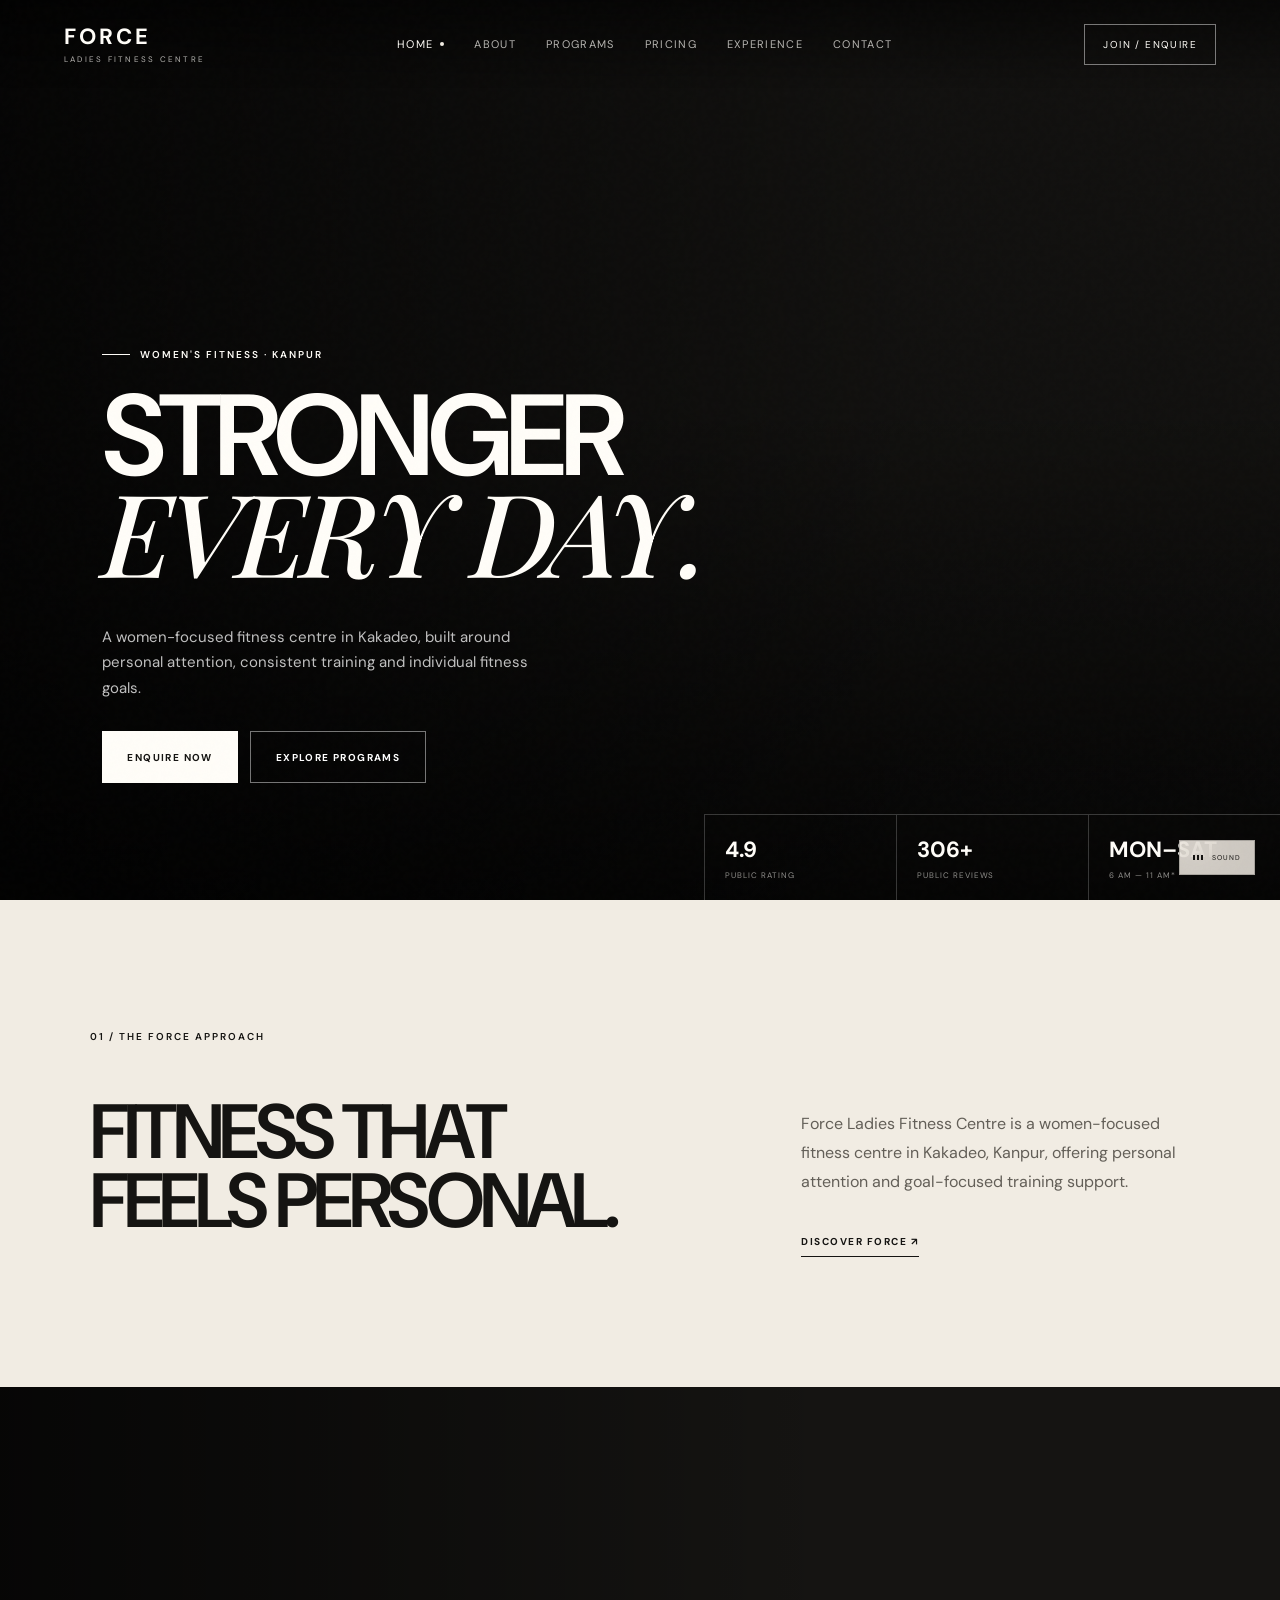
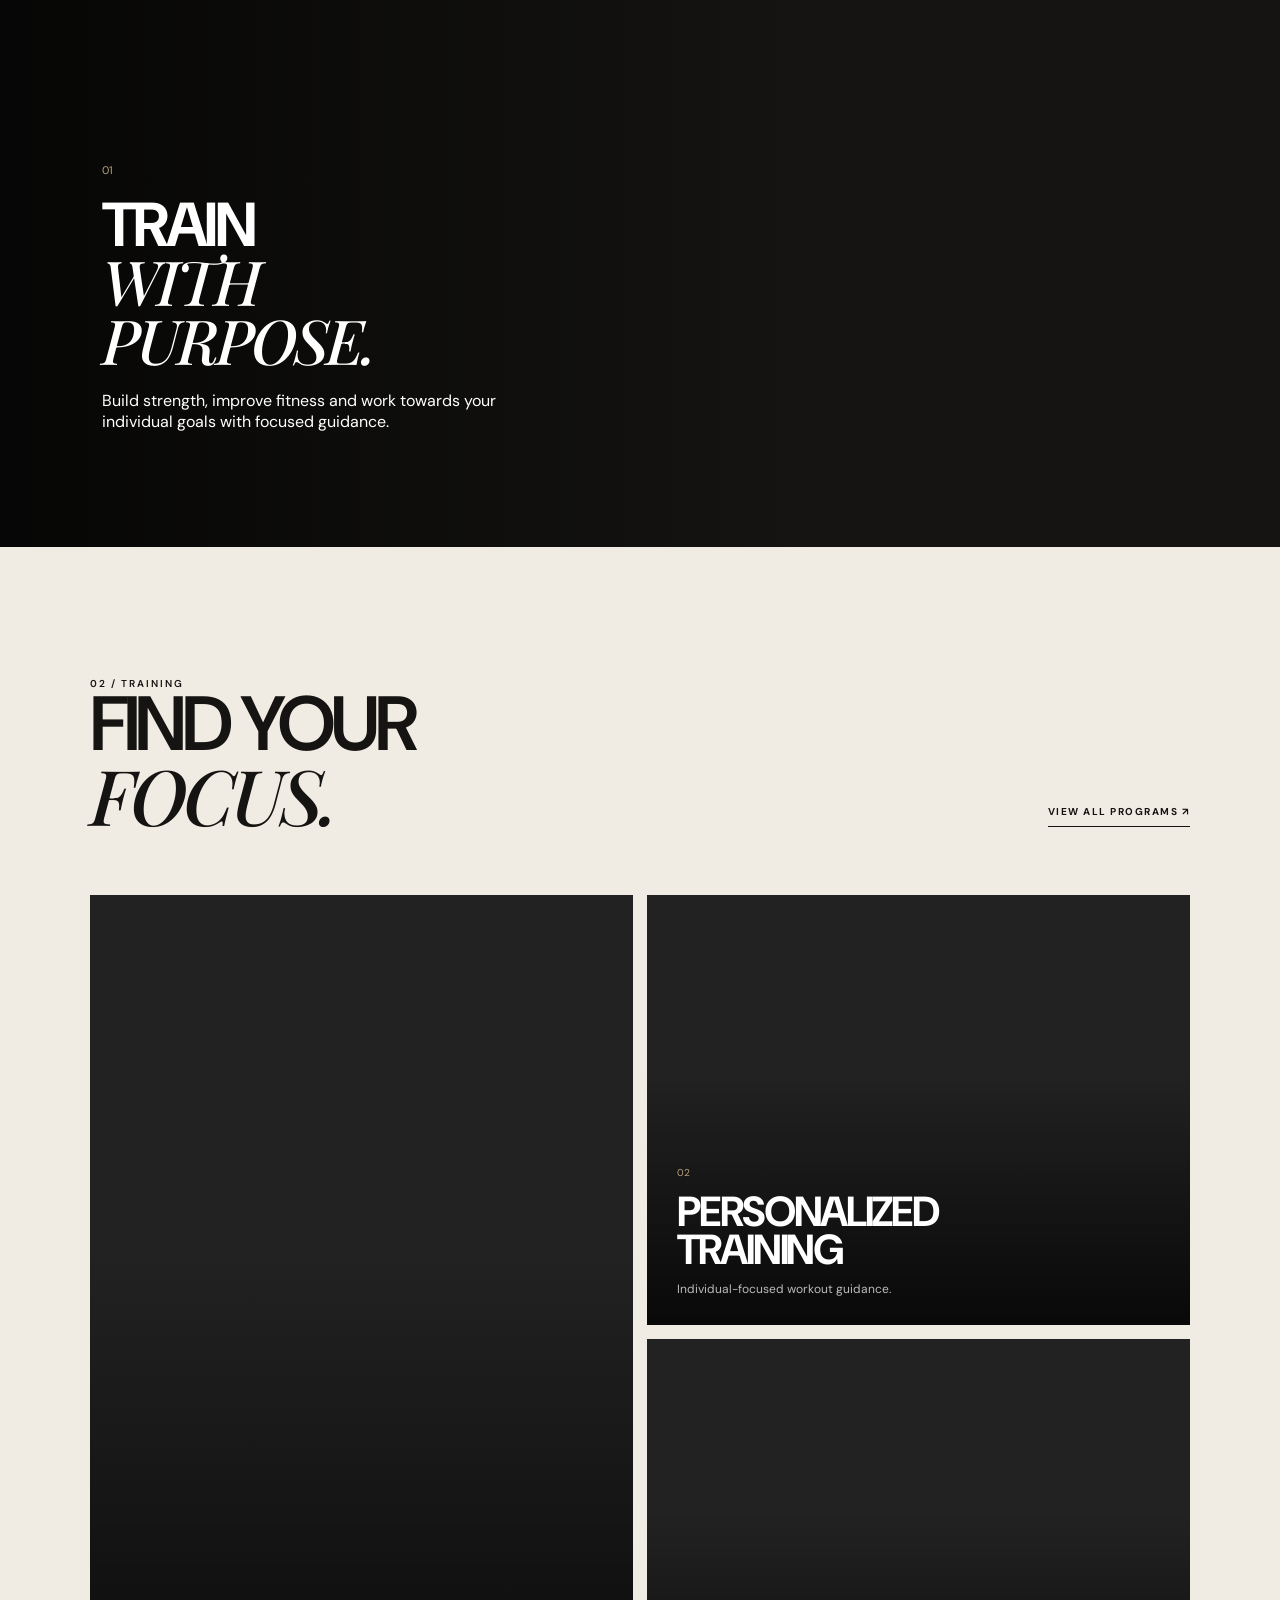
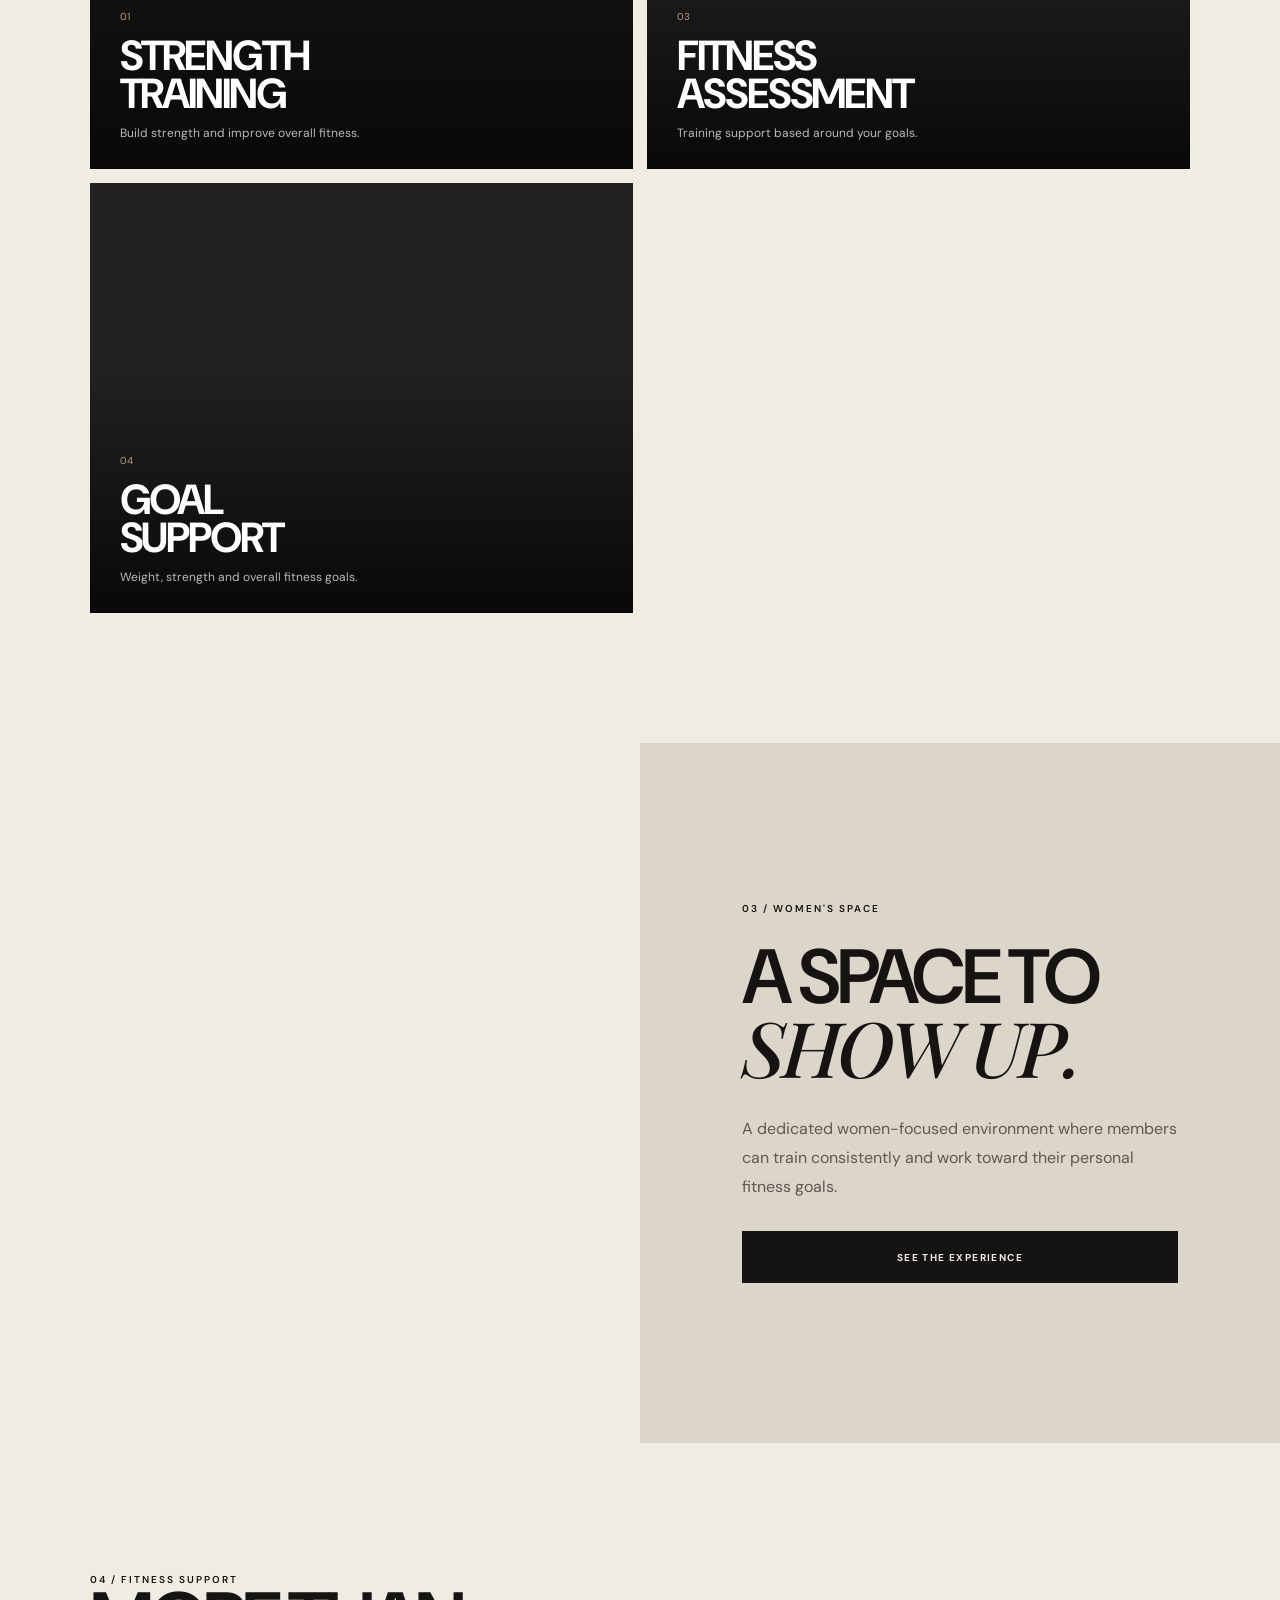
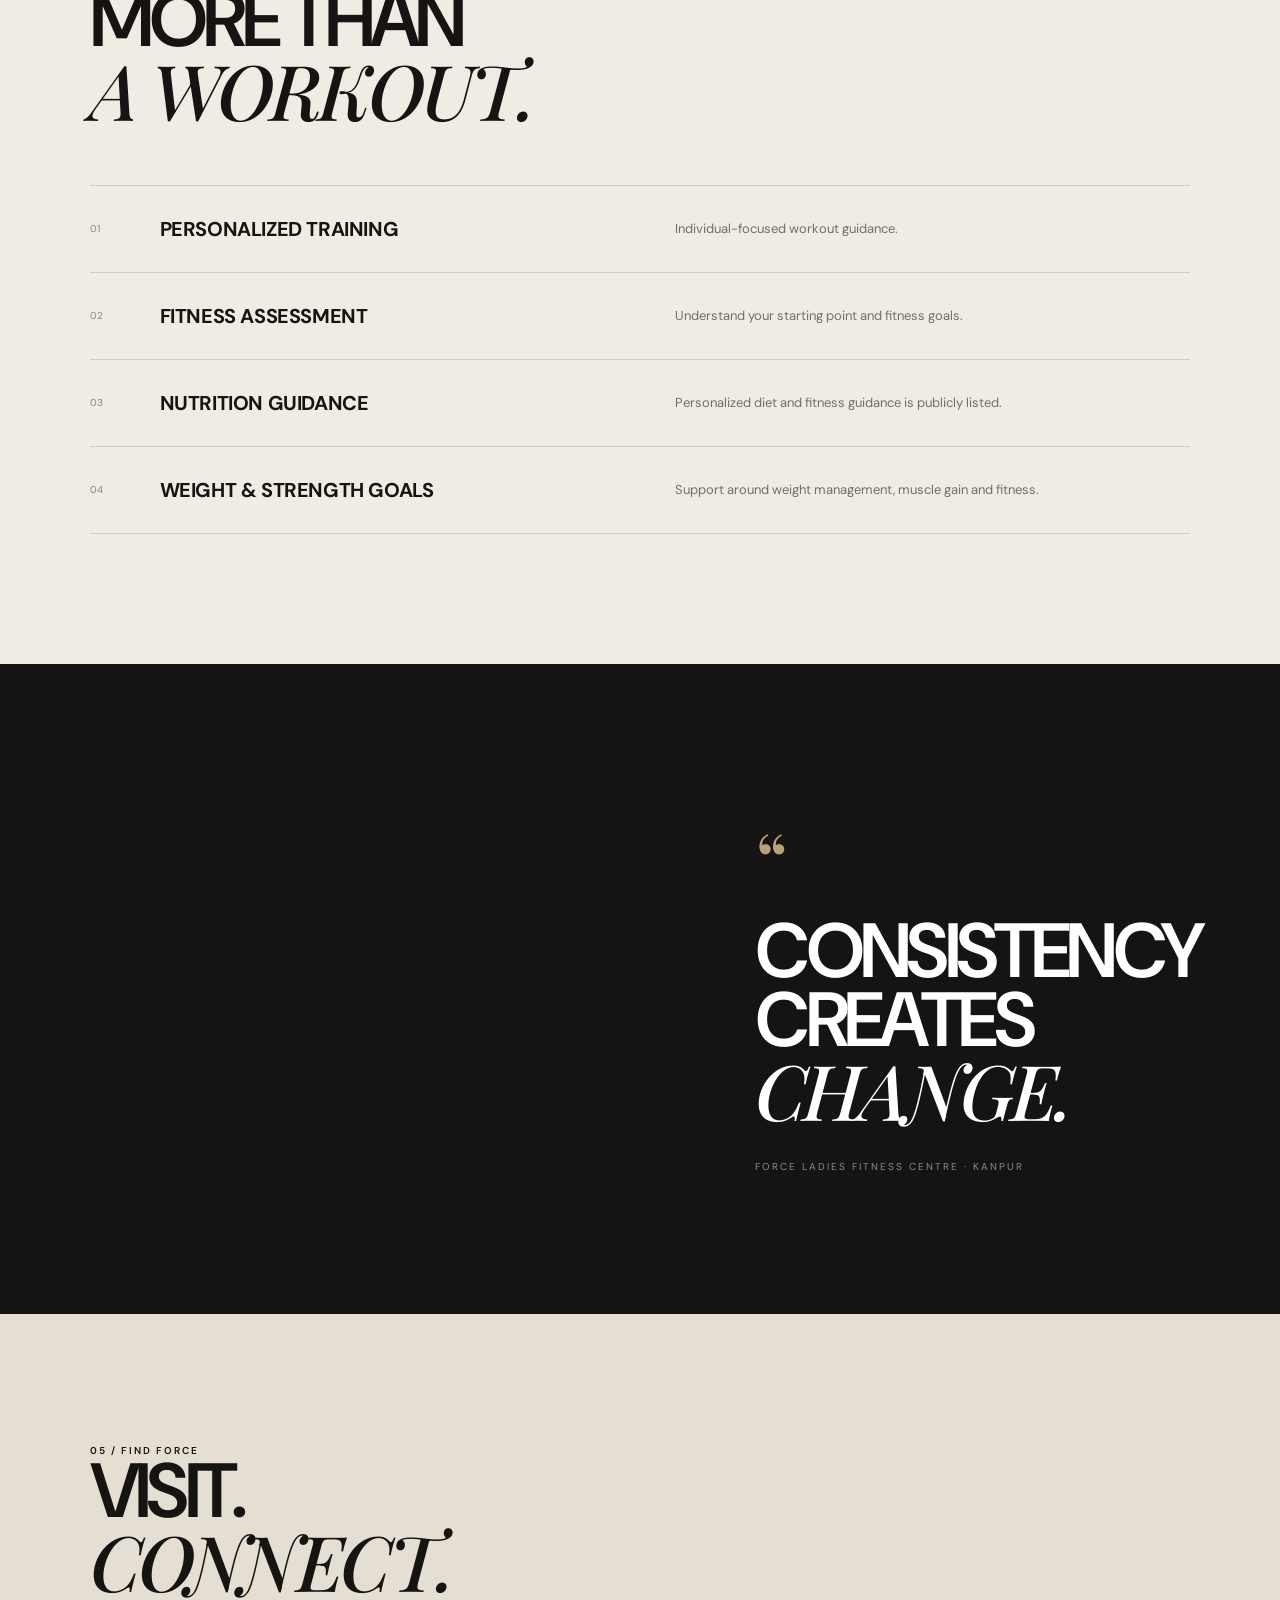
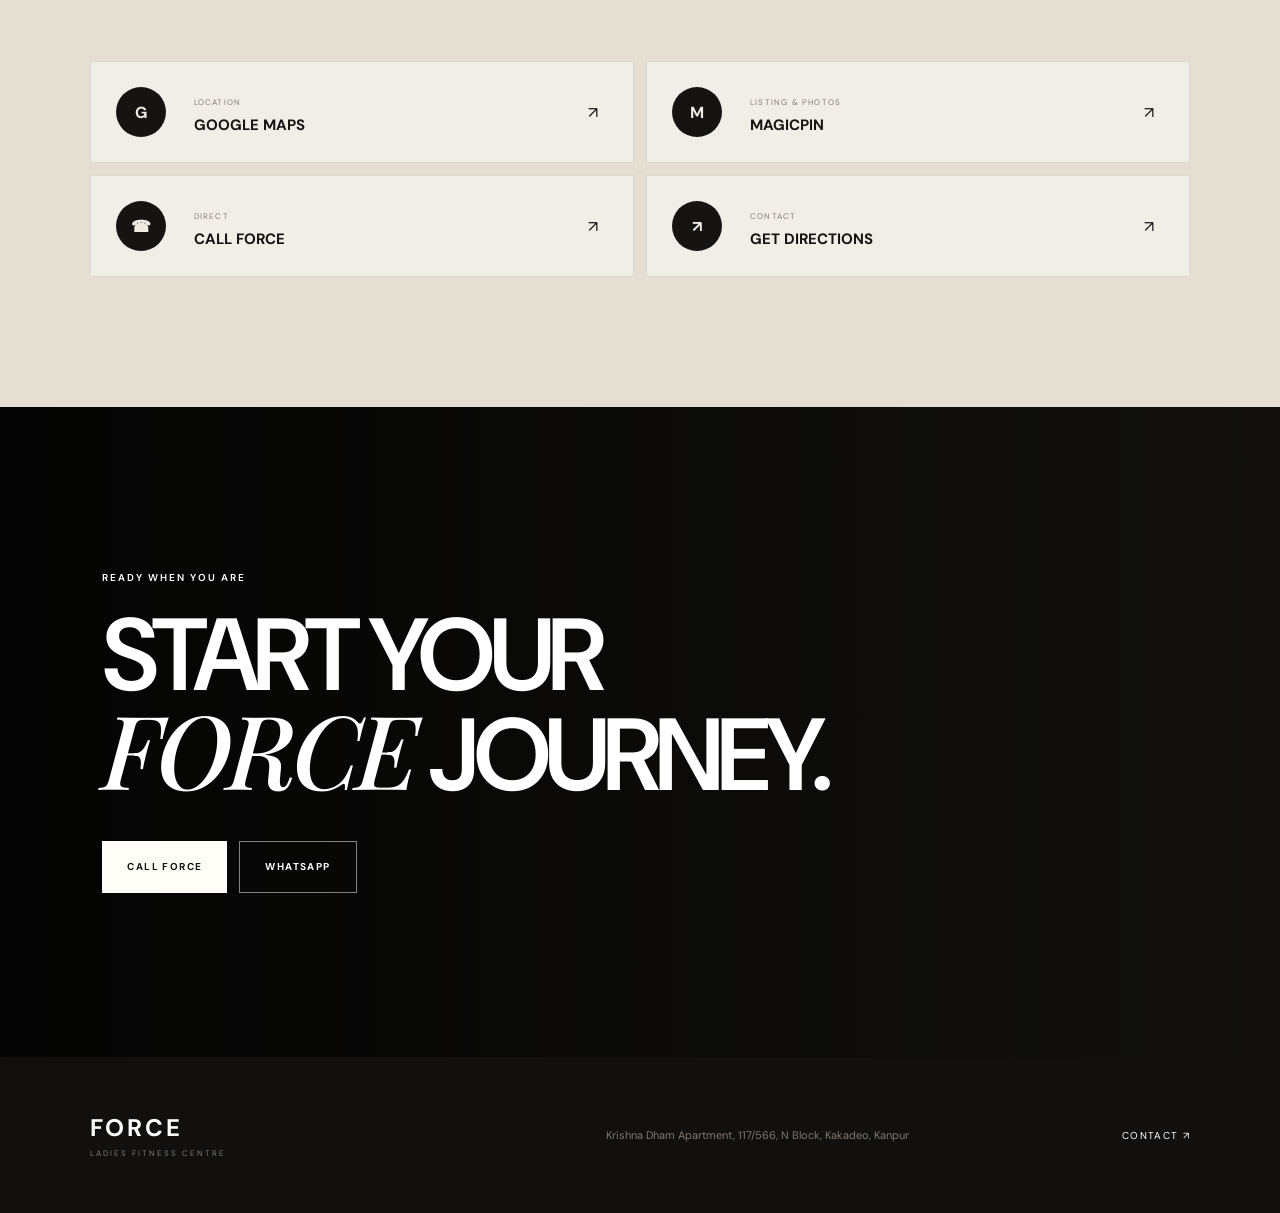
<file: index.html>
<!DOCTYPE html>
<html lang="en">
<head>
<meta charset="UTF-8">
<meta name="viewport" content="width=device-width, initial-scale=1.0">
<meta name="theme-color" content="#171614">

<title>Force Ladies Fitness Centre — Kanpur</title>

<meta name="description"
content="Force Ladies Fitness Centre — women-focused fitness in Kakadeo, Kanpur. Personalized training, fitness guidance and goal-focused support.">

<link rel="preconnect" href="https://fonts.googleapis.com">
<link rel="preconnect" href="https://fonts.gstatic.com" crossorigin>

<link href="https://fonts.googleapis.com/css2?family=DM+Sans:wght@400;500;600;700&family=Playfair+Display:wght@500;600;700&display=swap"
rel="stylesheet">

<link rel="stylesheet" href="style.css">
</head>

<body>

<div class="page-loader">
  <span>FORCE</span>
</div>

<header class="nav">

<a href="index.html" class="brand">
  <span>FORCE</span>
  <small>LADIES FITNESS CENTRE</small>
</a>

<button class="menu-btn" aria-label="Open menu">
  <span></span>
  <span></span>
</button>

<nav class="nav-links">
  <a class="active" href="index.html">Home</a>
  <a href="about.html">About</a>
  <a href="programs.html">Programs</a>
  <a href="pricing.html">Pricing</a>
  <a href="experience.html">Experience</a>
  <a href="contact.html">Contact</a>
</nav>

<a class="nav-cta" href="contact.html">JOIN / ENQUIRE</a>

</header>


<main>

<section class="hero home-hero">

<div class="hero-image hero-image-home"></div>
<div class="hero-overlay"></div>

<div class="hero-content reveal">

<div class="eyebrow">
<span></span>
WOMEN'S FITNESS · KANPUR
</div>

<h1>
STRONGER<br>
<em>EVERY DAY.</em>
</h1>

<p>
A women-focused fitness centre in Kakadeo,
built around personal attention, consistent training
and individual fitness goals.
</p>

<div class="hero-buttons">

<a href="contact.html" class="btn btn-light">
ENQUIRE NOW
</a>

<a href="programs.html" class="btn btn-outline">
EXPLORE PROGRAMS
</a>

</div>

</div>


<div class="hero-bottom">

<div>
<strong>4.9</strong>
<span>PUBLIC RATING</span>
</div>

<div>
<strong>306+</strong>
<span>PUBLIC REVIEWS</span>
</div>

<div>
<strong>MON–SAT</strong>
<span>6 AM — 11 AM*</span>
</div>

</div>

</section>


<section class="intro section">

<div class="section-label reveal">
01 / THE FORCE APPROACH
</div>

<div class="intro-grid">

<div class="reveal">

<h2>
FITNESS THAT FEELS
<span>PERSONAL.</span>
</h2>

</div>

<div class="intro-copy reveal">

<p>
Force Ladies Fitness Centre is a women-focused
fitness centre in Kakadeo, Kanpur, offering
personal attention and goal-focused training support.
</p>

<a href="about.html" class="text-link">
DISCOVER FORCE <span>↗</span>
</a>

</div>

</div>

</section>


<section class="feature-image-section">

<div class="feature-image feature-image-one"></div>

<div class="feature-card reveal">

<span>01</span>

<h3>
TRAIN<br>
<em>WITH PURPOSE.</em>
</h3>

<p>
Build strength, improve fitness and work towards
your individual goals with focused guidance.
</p>

</div>

</section>


<section class="program-preview section">

<div class="section-heading reveal">

<div class="section-label">
02 / TRAINING
</div>

<h2>
FIND YOUR<br>
<em>FOCUS.</em>
</h2>

<a href="programs.html" class="text-link">
VIEW ALL PROGRAMS ↗
</a>

</div>


<div class="program-grid">


<a href="programs.html#strength"
class="program-card program-card-large reveal">

<div class="program-bg program-bg-1"></div>

<div class="program-info">

<span>01</span>

<h3>
STRENGTH<br>
TRAINING
</h3>

<p>
Build strength and improve overall fitness.
</p>

</div>

</a>


<a href="programs.html#personal"
class="program-card reveal">

<div class="program-bg program-bg-2"></div>

<div class="program-info">

<span>02</span>

<h3>
PERSONALIZED<br>
TRAINING
</h3>

<p>
Individual-focused workout guidance.
</p>

</div>

</a>


<a href="programs.html#fitness"
class="program-card reveal">

<div class="program-bg program-bg-3"></div>

<div class="program-info">

<span>03</span>

<h3>
FITNESS<br>
ASSESSMENT
</h3>

<p>
Training support based around your goals.
</p>

</div>

</a>


<a href="programs.html#goals"
class="program-card reveal">

<div class="program-bg program-bg-4"></div>

<div class="program-info">

<span>04</span>

<h3>
GOAL<br>
SUPPORT
</h3>

<p>
Weight, strength and overall fitness goals.
</p>

</div>

</a>

</div>

</section>


<section class="split-section">

<div class="split-image split-image-women"></div>

<div class="split-content reveal">

<div class="section-label">
03 / WOMEN'S SPACE
</div>

<h2>
A SPACE TO
<em>SHOW UP.</em>
</h2>

<p>
A dedicated women-focused environment where
members can train consistently and work toward
their personal fitness goals.
</p>

<a href="experience.html" class="btn btn-dark">
SEE THE EXPERIENCE
</a>

</div>

</section>


<section class="services-mini section">

<div class="section-heading reveal">

<div class="section-label">
04 / FITNESS SUPPORT
</div>

<h2>
MORE THAN<br>
<em>A WORKOUT.</em>
</h2>

</div>


<div class="service-list">


<div class="service-row reveal">

<span>01</span>

<h3>
PERSONALIZED TRAINING
</h3>

<p>
Individual-focused workout guidance.
</p>

</div>


<div class="service-row reveal">

<span>02</span>

<h3>
FITNESS ASSESSMENT
</h3>

<p>
Understand your starting point and fitness goals.
</p>

</div>


<div class="service-row reveal">

<span>03</span>

<h3>
NUTRITION GUIDANCE
</h3>

<p>
Personalized diet and fitness guidance is publicly listed.
</p>

</div>


<div class="service-row reveal">

<span>04</span>

<h3>
WEIGHT & STRENGTH GOALS
</h3>

<p>
Support around weight management, muscle gain and fitness.
</p>

</div>

</div>

</section>


<section class="quote-section">

<div class="quote-image"></div>

<div class="quote-content reveal">

<span class="quote-mark">“</span>

<h2>
CONSISTENCY<br>
CREATES <em>CHANGE.</em>
</h2>

<p>
FORCE LADIES FITNESS CENTRE · KANPUR
</p>

</div>

</section>


<section class="presence section">

<div class="section-heading reveal">

<div class="section-label">
05 / FIND FORCE
</div>

<h2>
VISIT.<br>
<em>CONNECT.</em>
</h2>

</div>


<div class="presence-grid">


<a class="presence-card reveal"
href="https://www.google.com/maps/search/?api=1&query=Force+Ladies+Fitness+Centre%2C+Krishna+Dham+Apartment%2C+117%2F566%2C+N+Block%2C+Kakadeo%2C+Kanpur%2C+Uttar+Pradesh+208025"
target="_blank">

<span>G</span>

<div>
<small>LOCATION</small>
<h3>GOOGLE MAPS</h3>
</div>

<b>↗</b>

</a>


<a class="presence-card reveal"
href="https://magicpin.in/Kanpur/Kakadeo/Fitness/Force-Ladies-Fitness-Centre/store/21034b6"
target="_blank">

<span>M</span>

<div>
<small>LISTING & PHOTOS</small>
<h3>MAGICPIN</h3>
</div>

<b>↗</b>

</a>


<a class="presence-card reveal"
href="tel:+917905821431">

<span>☎</span>

<div>
<small>DIRECT</small>
<h3>CALL FORCE</h3>
</div>

<b>↗</b>

</a>


<a class="presence-card reveal"
href="contact.html">

<span>↗</span>

<div>
<small>CONTACT</small>
<h3>GET DIRECTIONS</h3>
</div>

<b>↗</b>

</a>

</div>

</section>


<section class="final-cta">

<div class="final-bg"></div>

<div class="final-content reveal">

<div class="section-label">
READY WHEN YOU ARE
</div>

<h2>
START YOUR<br>
<em>FORCE</em> JOURNEY.
</h2>

<div class="cta-buttons">

<a class="btn btn-light"
href="tel:+917905821431">
CALL FORCE
</a>

<a class="btn btn-outline-light"
href="https://wa.me/917905821431?text=Hello%20Force%20Ladies%20Fitness%20Centre%2C%20I%20would%20like%20to%20know%20about%20membership."
target="_blank">
WHATSAPP
</a>

</div>

</div>

</section>

</main>


<footer>

<div class="footer-brand">

<strong>FORCE</strong>
<span>LADIES FITNESS CENTRE</span>

</div>

<p>
Krishna Dham Apartment, 117/566, N Block,
Kakadeo, Kanpur
</p>

<a href="contact.html">
CONTACT ↗
</a>

</footer>


<button class="sound-toggle" aria-label="Toggle sound">

<span class="sound-bars">
<i></i>
<i></i>
<i></i>
</span>

<small>SOUND</small>

</button>


<script src="script.js"></script>

</body>
  </html>
</file>
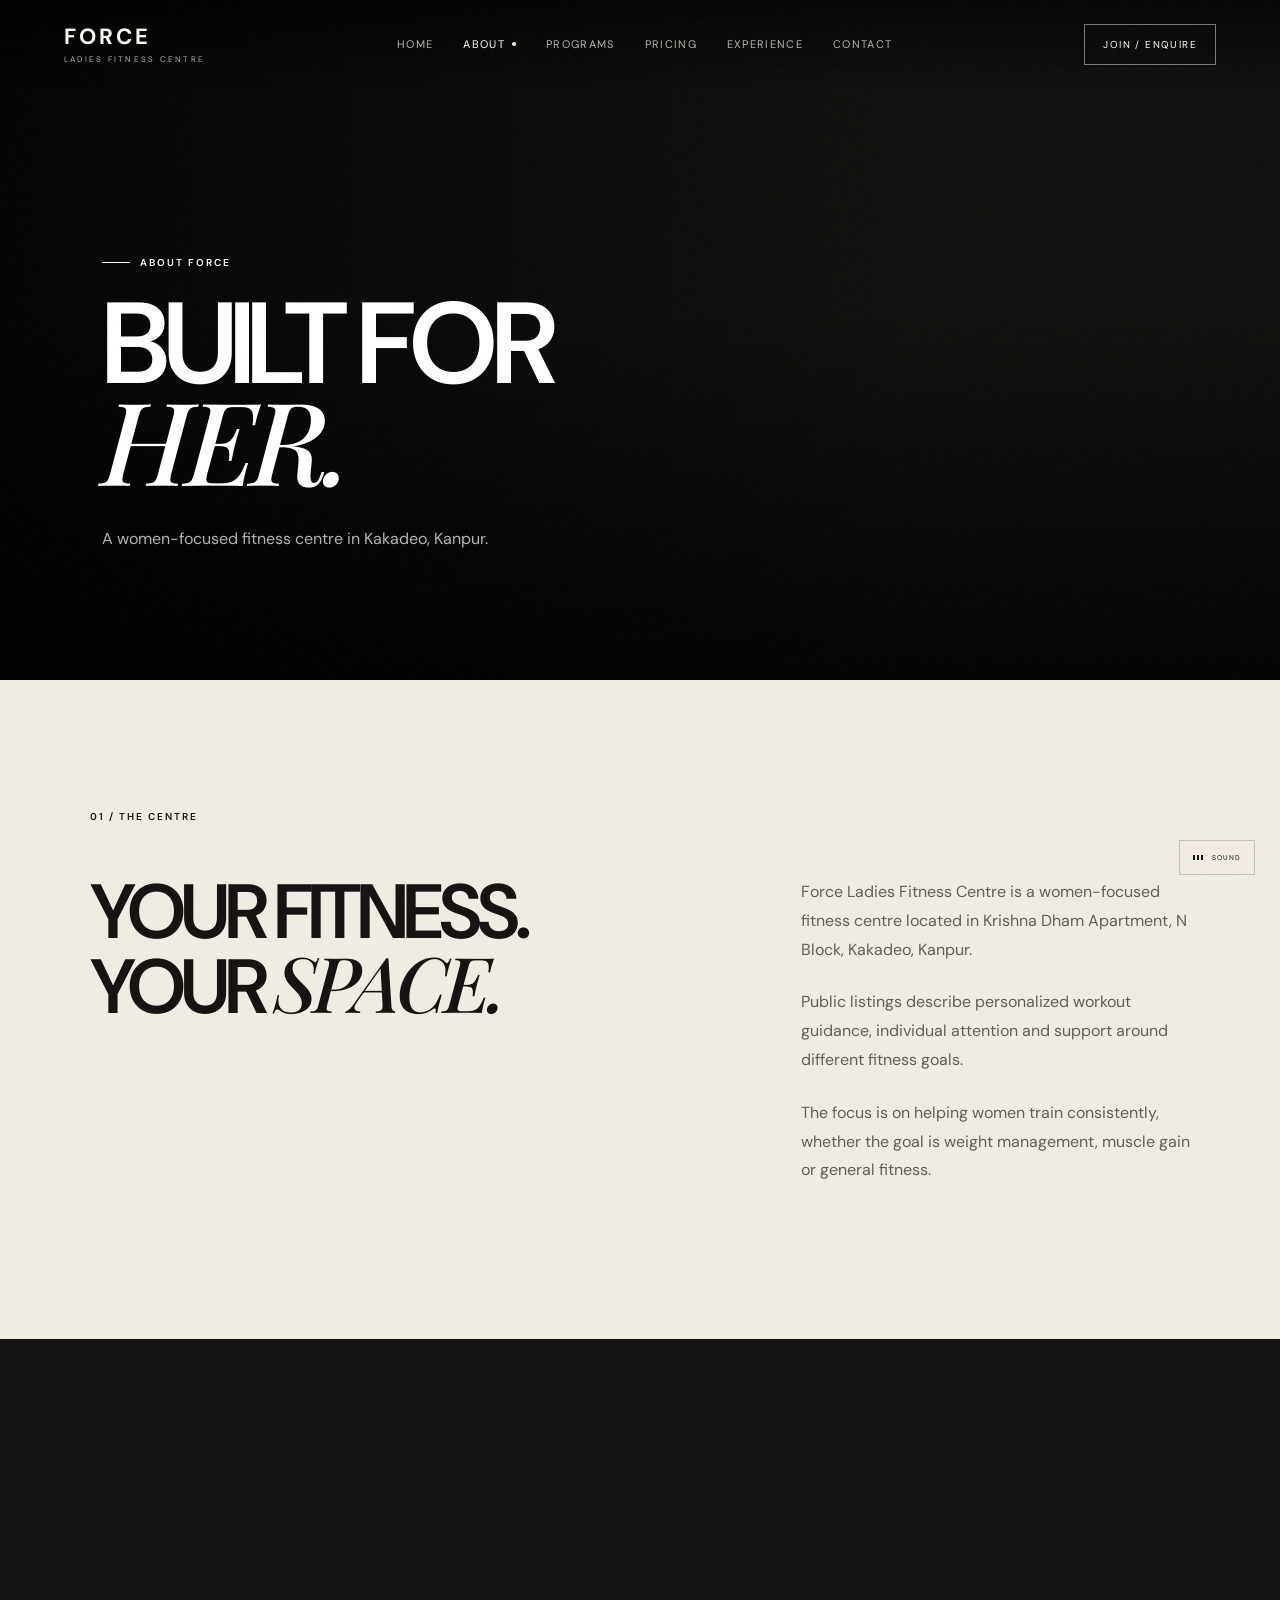
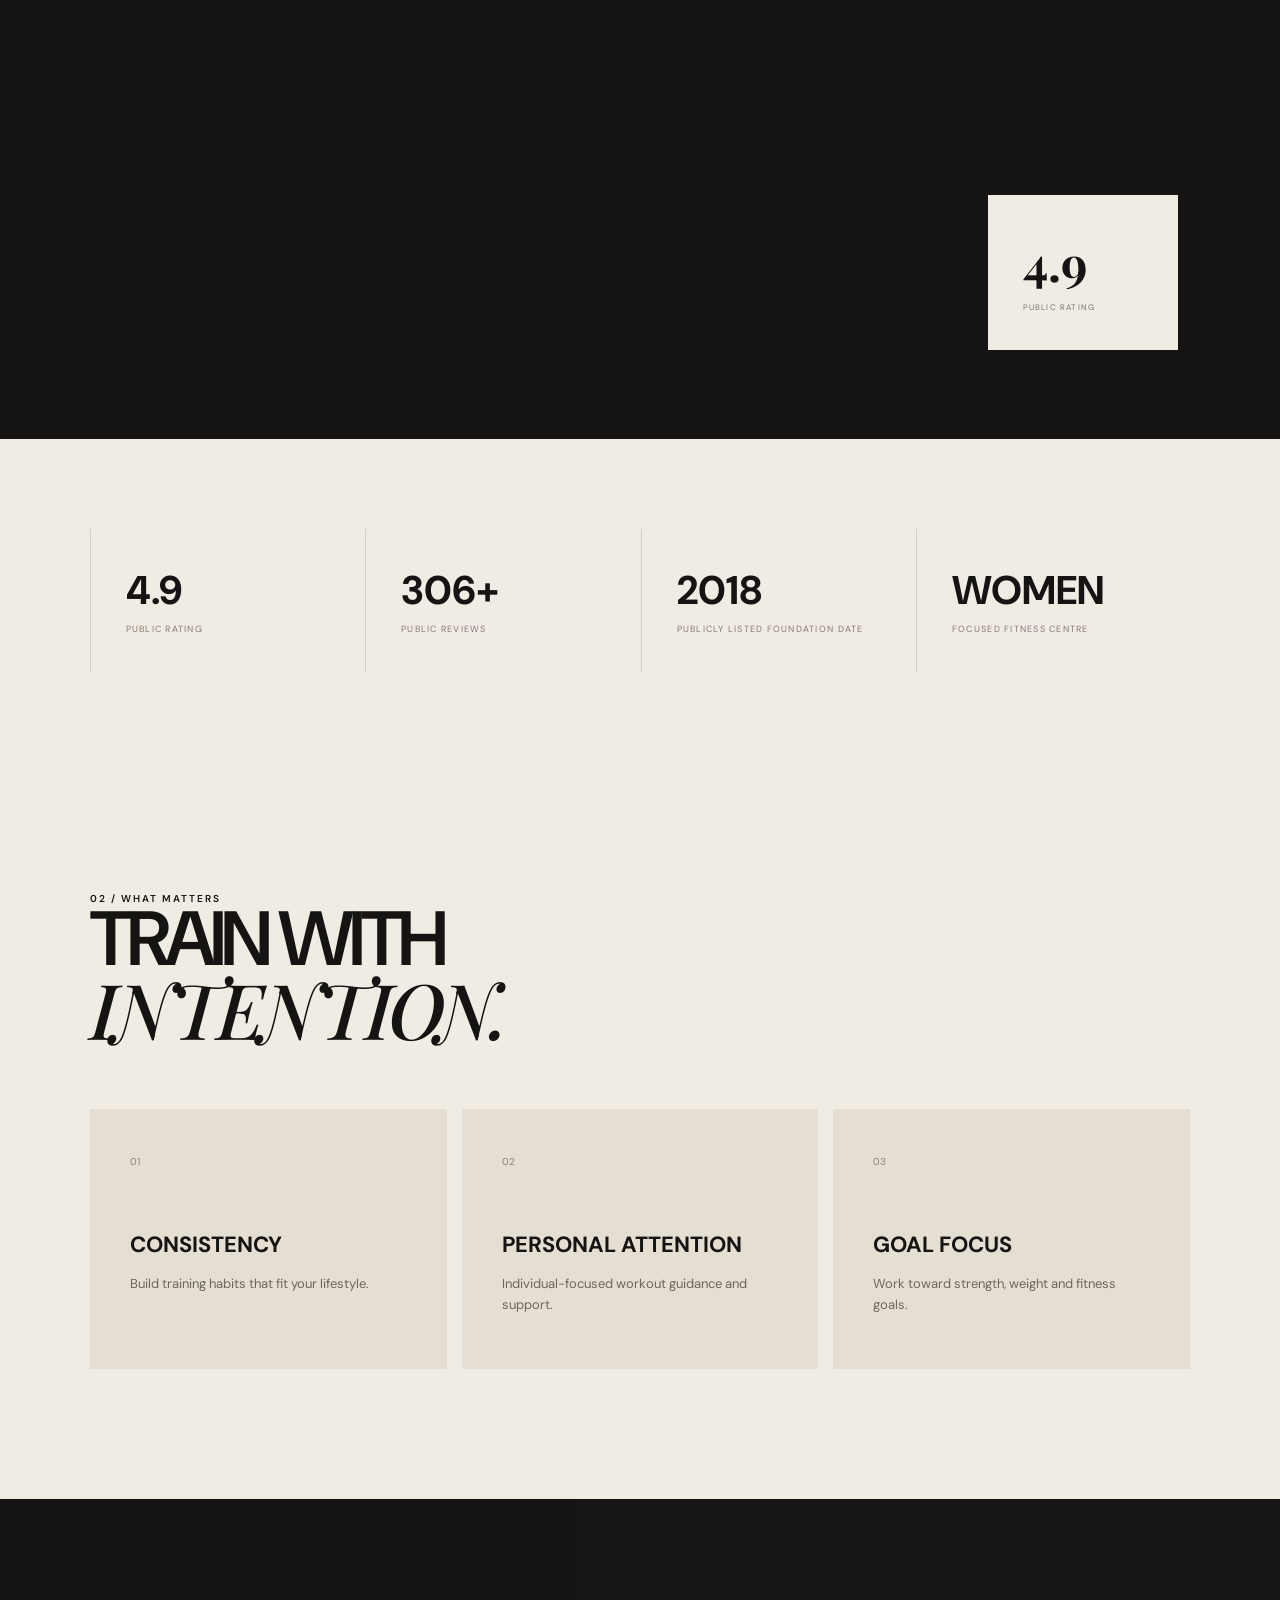
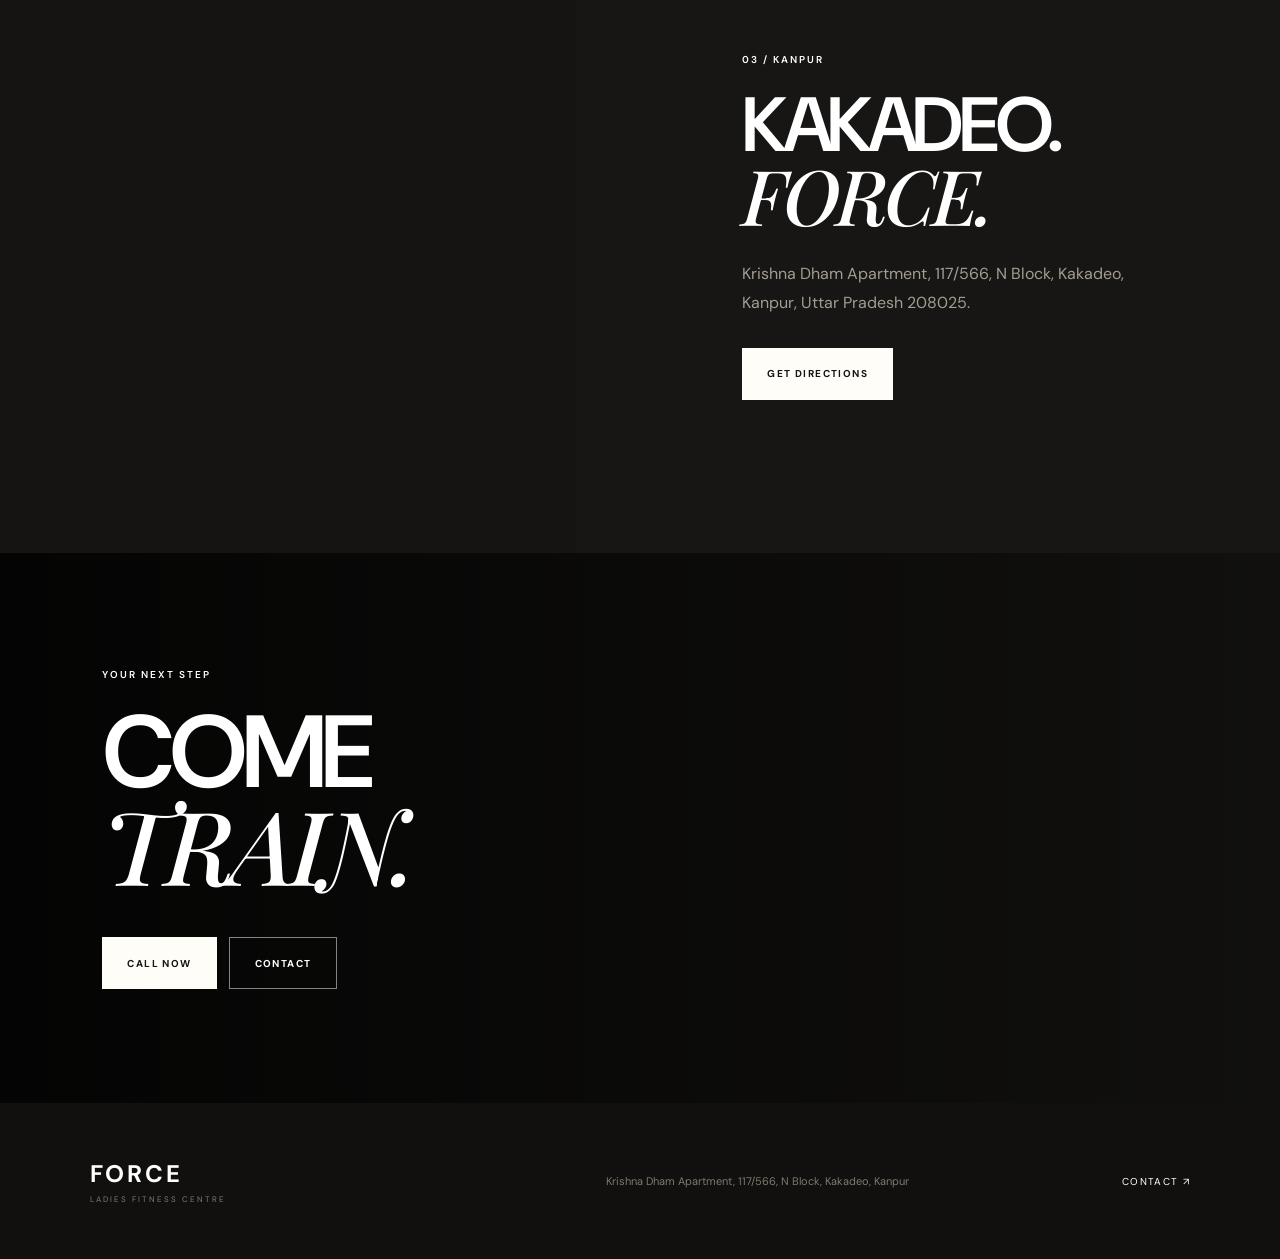
<file: about.html>
<!DOCTYPE html>
<html lang="en">
<head>

<meta charset="UTF-8">

<meta name="viewport"
content="width=device-width, initial-scale=1.0">

<meta name="theme-color" content="#171614">

<title>About — Force Ladies Fitness Centre</title>

<link rel="preconnect" href="https://fonts.googleapis.com">
<link rel="preconnect" href="https://fonts.gstatic.com" crossorigin>

<link href="https://fonts.googleapis.com/css2?family=DM+Sans:wght@400;500;600;700&family=Playfair+Display:wght@500;600;700&display=swap"
rel="stylesheet">

<link rel="stylesheet" href="style.css">

</head>


<body>


<header class="nav">

<a href="index.html" class="brand">
<span>FORCE</span>
<small>LADIES FITNESS CENTRE</small>
</a>

<button class="menu-btn">
<span></span>
<span></span>
</button>

<nav class="nav-links">

<a href="index.html">Home</a>
<a class="active" href="about.html">About</a>
<a href="programs.html">Programs</a>
<a href="pricing.html">Pricing</a>
<a href="experience.html">Experience</a>
<a href="contact.html">Contact</a>

</nav>

<a class="nav-cta" href="contact.html">
JOIN / ENQUIRE
</a>

</header>


<main>


<section class="page-hero">

<div class="page-hero-bg about-bg"></div>
<div class="hero-overlay"></div>

<div class="page-hero-content reveal">

<div class="eyebrow">
<span></span>
ABOUT FORCE
</div>

<h1>
BUILT FOR<br>
<em>HER.</em>
</h1>

<p>
A women-focused fitness centre in Kakadeo, Kanpur.
</p>

</div>

</section>


<section class="story section">

<div class="section-label reveal">
01 / THE CENTRE
</div>

<div class="story-grid">


<div class="reveal">

<h2>
YOUR FITNESS.<br>
YOUR <em>SPACE.</em>
</h2>

</div>


<div class="story-copy reveal">

<p>
Force Ladies Fitness Centre is a women-focused
fitness centre located in Krishna Dham Apartment,
N Block, Kakadeo, Kanpur.
</p>

<p>
Public listings describe personalized workout
guidance, individual attention and support around
different fitness goals.
</p>

<p>
The focus is on helping women train consistently,
whether the goal is weight management, muscle gain
or general fitness.
</p>

</div>

</div>

</section>


<section class="about-image-section">

<div class="about-large-image"></div>

<div class="floating-stat reveal">

<strong>4.9</strong>

<span>
PUBLIC RATING
</span>

</div>

</section>


<section class="stats-section section">


<div class="stat-box reveal">

<strong>4.9</strong>

<span>
PUBLIC RATING
</span>

</div>


<div class="stat-box reveal">

<strong>306+</strong>

<span>
PUBLIC REVIEWS
</span>

</div>


<div class="stat-box reveal">

<strong>2018</strong>

<span>
PUBLICLY LISTED FOUNDATION DATE
</span>

</div>


<div class="stat-box reveal">

<strong>WOMEN</strong>

<span>
FOCUSED FITNESS CENTRE
</span>

</div>


</section>


<section class="values section">

<div class="section-heading reveal">

<div class="section-label">
02 / WHAT MATTERS
</div>

<h2>
TRAIN WITH<br>
<em>INTENTION.</em>
</h2>

</div>


<div class="value-grid">


<article class="value-card reveal">

<span>01</span>

<h3>
CONSISTENCY
</h3>

<p>
Build training habits that fit your lifestyle.
</p>

</article>


<article class="value-card reveal">

<span>02</span>

<h3>
PERSONAL ATTENTION
</h3>

<p>
Individual-focused workout guidance and support.
</p>

</article>


<article class="value-card reveal">

<span>03</span>

<h3>
GOAL FOCUS
</h3>

<p>
Work toward strength, weight and fitness goals.
</p>

</article>


</div>

</section>


<section class="location-band">

<div class="location-band-image"></div>

<div class="location-band-content reveal">

<div class="section-label">
03 / KANPUR
</div>

<h2>
KAKADEO.<br>
<em>FORCE.</em>
</h2>

<p>
Krishna Dham Apartment, 117/566,
N Block, Kakadeo, Kanpur,
Uttar Pradesh 208025.
</p>

<a
href="https://www.google.com/maps/search/?api=1&query=Force+Ladies+Fitness+Centre%2C+Krishna+Dham+Apartment%2C+117%2F566%2C+N+Block%2C+Kakadeo%2C+Kanpur%2C+Uttar+Pradesh+208025"
target="_blank"
class="btn btn-light">

GET DIRECTIONS

</a>

</div>

</section>


<section class="final-cta small-cta">

<div class="final-bg"></div>

<div class="final-content reveal">

<div class="section-label">
YOUR NEXT STEP
</div>

<h2>
COME<br>
<em>TRAIN.</em>
</h2>

<div class="cta-buttons">

<a class="btn btn-light"
href="tel:+917905821431">
CALL NOW
</a>

<a class="btn btn-outline-light"
href="contact.html">
CONTACT
</a>

</div>

</div>

</section>


</main>


<footer>

<div class="footer-brand">

<strong>FORCE</strong>
<span>LADIES FITNESS CENTRE</span>

</div>

<p>
Krishna Dham Apartment, 117/566,
N Block, Kakadeo, Kanpur
</p>

<a href="contact.html">
CONTACT ↗
</a>

</footer>


<button class="sound-toggle" aria-label="Toggle sound">

<span class="sound-bars">
<i></i>
<i></i>
<i></i>
</span>

<small>SOUND</small>

</button>


<script src="script.js"></script>

</body>
  </html>
</file>
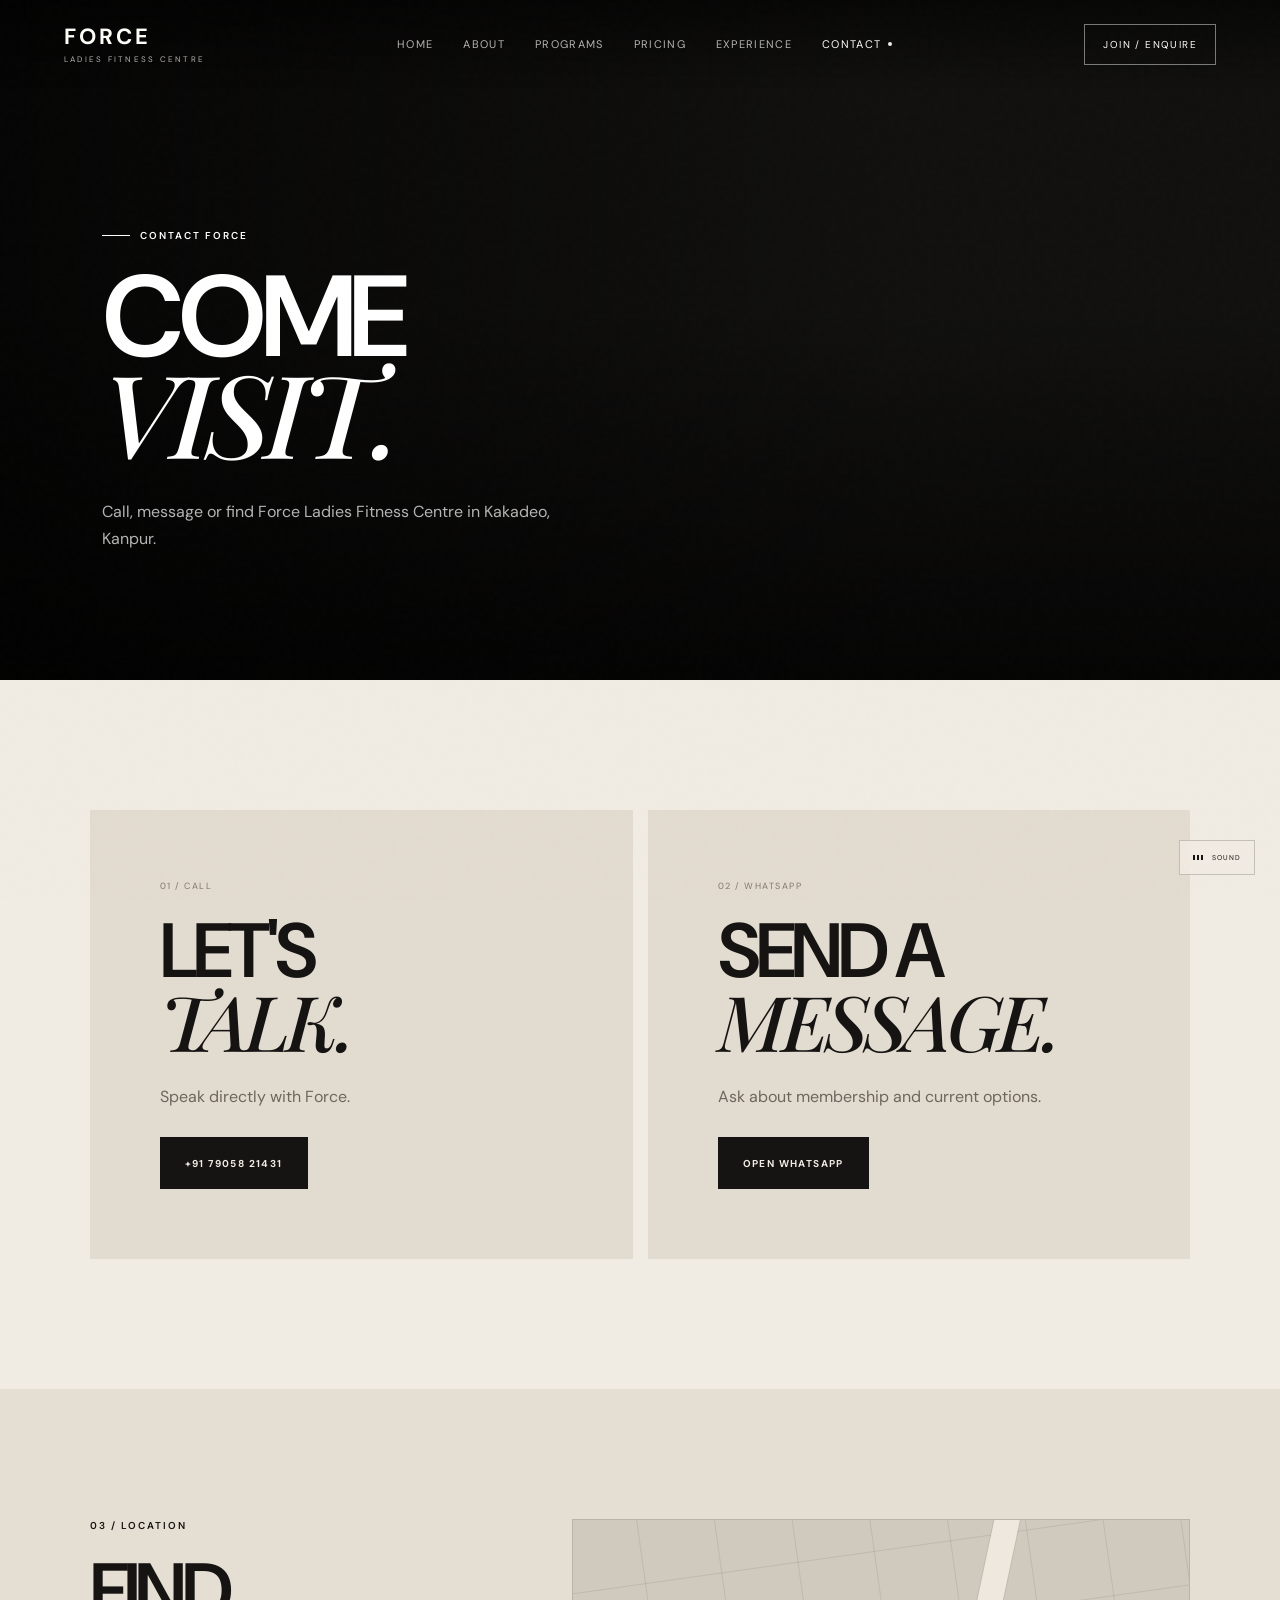
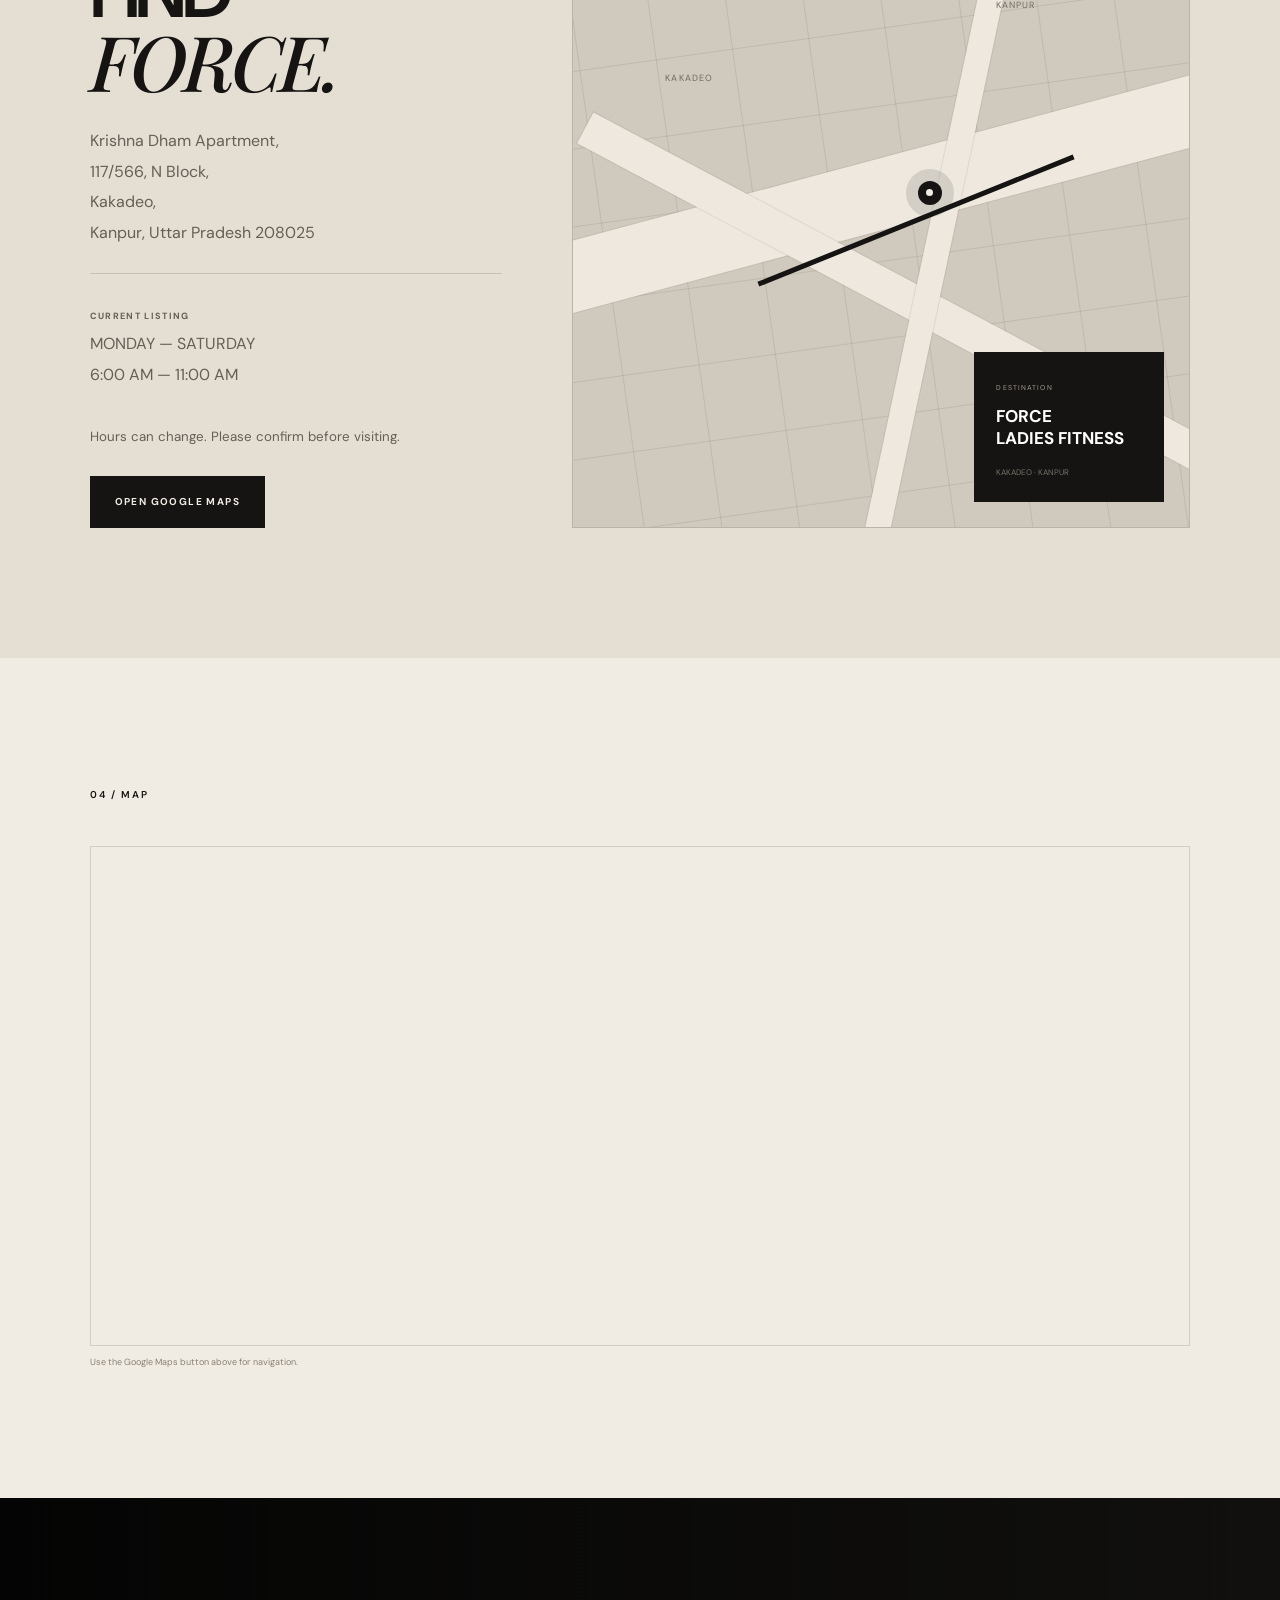
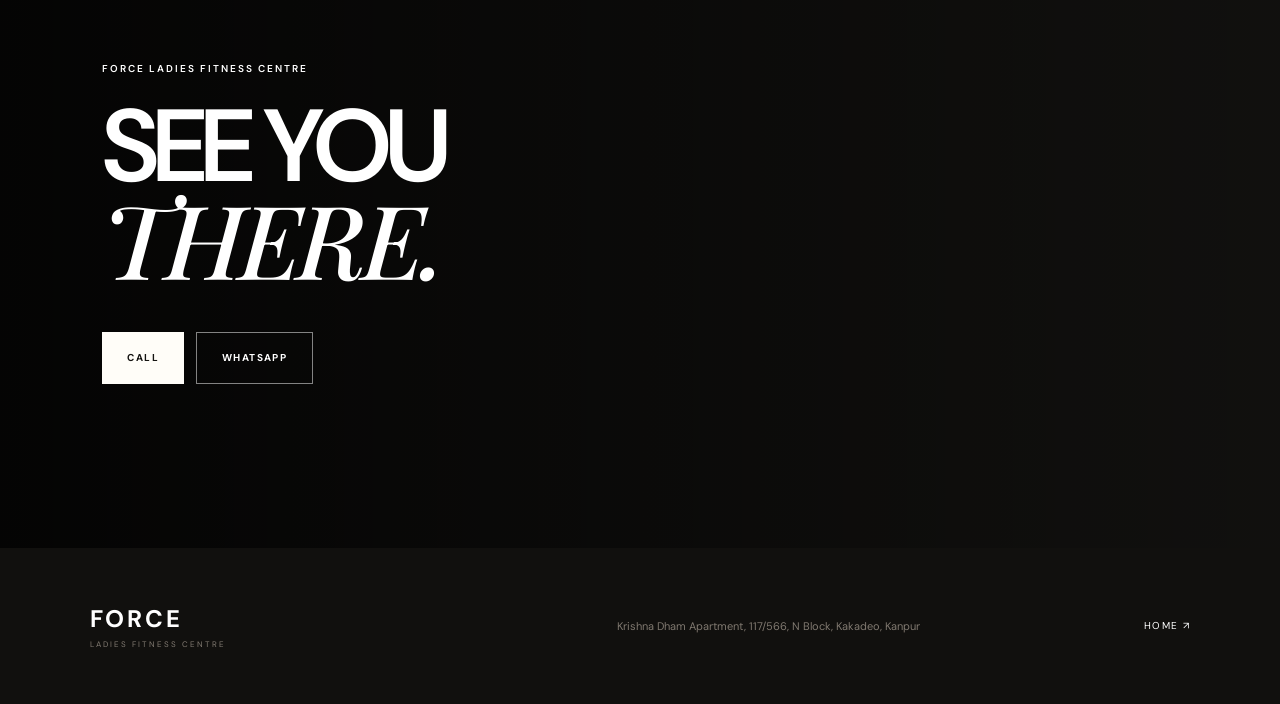
<file: contact.html>
<!DOCTYPE html>
<html lang="en">
<head>

<meta charset="UTF-8">

<meta name="viewport"
content="width=device-width, initial-scale=1.0">

<meta name="theme-color" content="#171614">

<title>Contact — Force Ladies Fitness Centre</title>

<link rel="preconnect" href="https://fonts.googleapis.com">
<link rel="preconnect" href="https://fonts.gstatic.com" crossorigin>

<link href="https://fonts.googleapis.com/css2?family=DM+Sans:wght@400;500;600;700&family=Playfair+Display:wght@500;600;700&display=swap"
rel="stylesheet">

<link rel="stylesheet" href="style.css">

</head>


<body>


<header class="nav">

<a href="index.html" class="brand">

<span>FORCE</span>

<small>
LADIES FITNESS CENTRE
</small>

</a>


<button class="menu-btn">

<span></span>
<span></span>

</button>


<nav class="nav-links">

<a href="index.html">Home</a>
<a href="about.html">About</a>
<a href="programs.html">Programs</a>
<a href="pricing.html">Pricing</a>
<a href="experience.html">Experience</a>
<a class="active" href="contact.html">Contact</a>

</nav>


<a class="nav-cta"
href="contact.html">
JOIN / ENQUIRE
</a>

</header>


<main>


<section class="page-hero">

<div class="page-hero-bg contact-bg"></div>

<div class="hero-overlay"></div>


<div class="page-hero-content reveal">

<div class="eyebrow">

<span></span>

CONTACT FORCE

</div>


<h1>
COME<br>
<em>VISIT.</em>
</h1>


<p>
Call, message or find Force Ladies Fitness
Centre in Kakadeo, Kanpur.
</p>

</div>

</section>


<section class="contact-actions section">


<div class="contact-action reveal">

<span>
01 / CALL
</span>

<h2>
LET'S<br>
<em>TALK.</em>
</h2>

<p>
Speak directly with Force.
</p>

<a href="tel:+917905821431"
class="btn btn-dark">

+91 79058 21431

</a>

</div>


<div class="contact-action reveal">

<span>
02 / WHATSAPP
</span>

<h2>
SEND A<br>
<em>MESSAGE.</em>
</h2>

<p>
Ask about membership and current options.
</p>

<a
href="https://wa.me/917905821431?text=Hello%20Force%20Ladies%20Fitness%20Centre%2C%20I%20would%20like%20to%20know%20about%20membership."
target="_blank"
class="btn btn-dark">

OPEN WHATSAPP

</a>

</div>


</section>


<section class="address-section section">


<div class="address-copy reveal">


<div class="section-label">
03 / LOCATION
</div>


<h2>
FIND<br>
<em>FORCE.</em>
</h2>


<p>
Krishna Dham Apartment,<br>
117/566, N Block,<br>
Kakadeo,<br>
Kanpur, Uttar Pradesh 208025
</p>


<p class="hours">

<strong>
CURRENT LISTING
</strong>

<br>

MONDAY — SATURDAY<br>
6:00 AM — 11:00 AM

<br><br>

<small>
Hours can change. Please confirm before visiting.
</small>

</p>


<a
class="btn btn-dark"
href="https://www.google.com/maps/search/?api=1&query=Force+Ladies+Fitness+Centre%2C+Krishna+Dham+Apartment%2C+117%2F566%2C+N+Block%2C+Kakadeo%2C+Kanpur%2C+Uttar+Pradesh+208025"
target="_blank">

OPEN GOOGLE MAPS

</a>


</div>


<div class="map-visual reveal">

<div class="map-grid"></div>

<div class="map-road road-a"></div>
<div class="map-road road-b"></div>
<div class="map-road road-c"></div>

<div class="map-route"></div>

<div class="map-pin">
<span></span>
</div>

<div class="map-label label-a">
KAKADEO
</div>

<div class="map-label label-b">
N BLOCK
</div>

<div class="map-label label-c">
KANPUR
</div>


<div class="map-card">

<small>
DESTINATION
</small>

<strong>
FORCE<br>
LADIES FITNESS
</strong>

<span>
KAKADEO · KANPUR
</span>

</div>

</div>

</section>


<section class="real-map section">

<div class="section-label reveal">
04 / MAP
</div>


<div class="real-map-frame reveal">

<iframe
src="https://www.google.com/maps?q=Force%20Ladies%20Fitness%20Centre%2C%20Krishna%20Dham%20Apartment%2C%20117%2F566%2C%20N%20Block%2C%20Kakadeo%2C%20Kanpur%2C%20Uttar%20Pradesh%20208025&output=embed"
loading="lazy"
referrerpolicy="no-referrer-when-downgrade">
</iframe>

</div>


<p class="map-note">
Use the Google Maps button above for navigation.
</p>

</section>


<section class="final-cta">

<div class="final-bg"></div>


<div class="final-content reveal">

<div class="section-label">
FORCE LADIES FITNESS CENTRE
</div>

<h2>
SEE YOU<br>
<em>THERE.</em>
</h2>


<div class="cta-buttons">

<a class="btn btn-light"
href="tel:+917905821431">
CALL
</a>


<a
class="btn btn-outline-light"
href="https://wa.me/917905821431"
target="_blank">
WHATSAPP
</a>

</div>

</div>

</section>


</main>


<footer>

<div class="footer-brand">

<strong>FORCE</strong>

<span>
LADIES FITNESS CENTRE
</span>

</div>


<p>
Krishna Dham Apartment, 117/566,
N Block, Kakadeo, Kanpur
</p>


<a href="index.html">
HOME ↗
</a>

</footer>


<button class="sound-toggle"
aria-label="Toggle sound">

<span class="sound-bars">

<i></i>
<i></i>
<i></i>

</span>

<small>
SOUND
</small>

</button>


<script src="script.js"></script>

</body>
  </html>
</file>
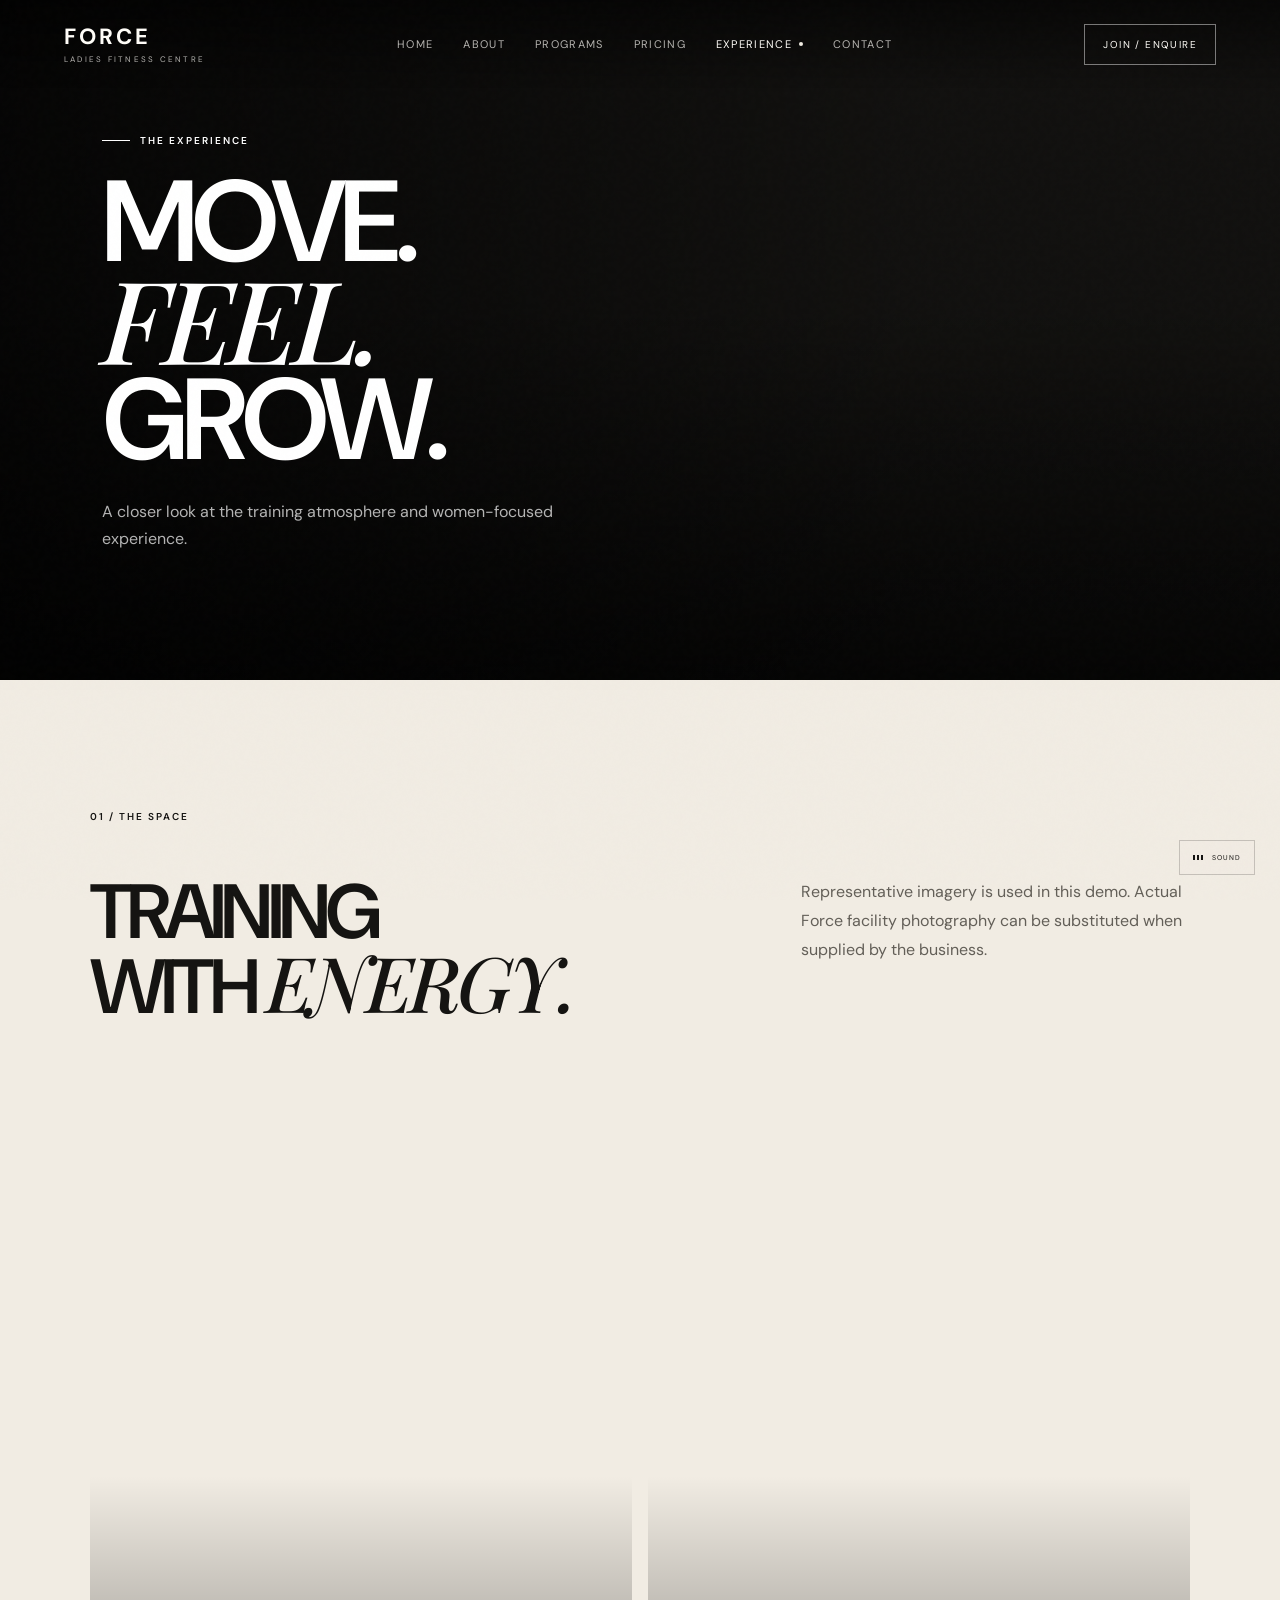
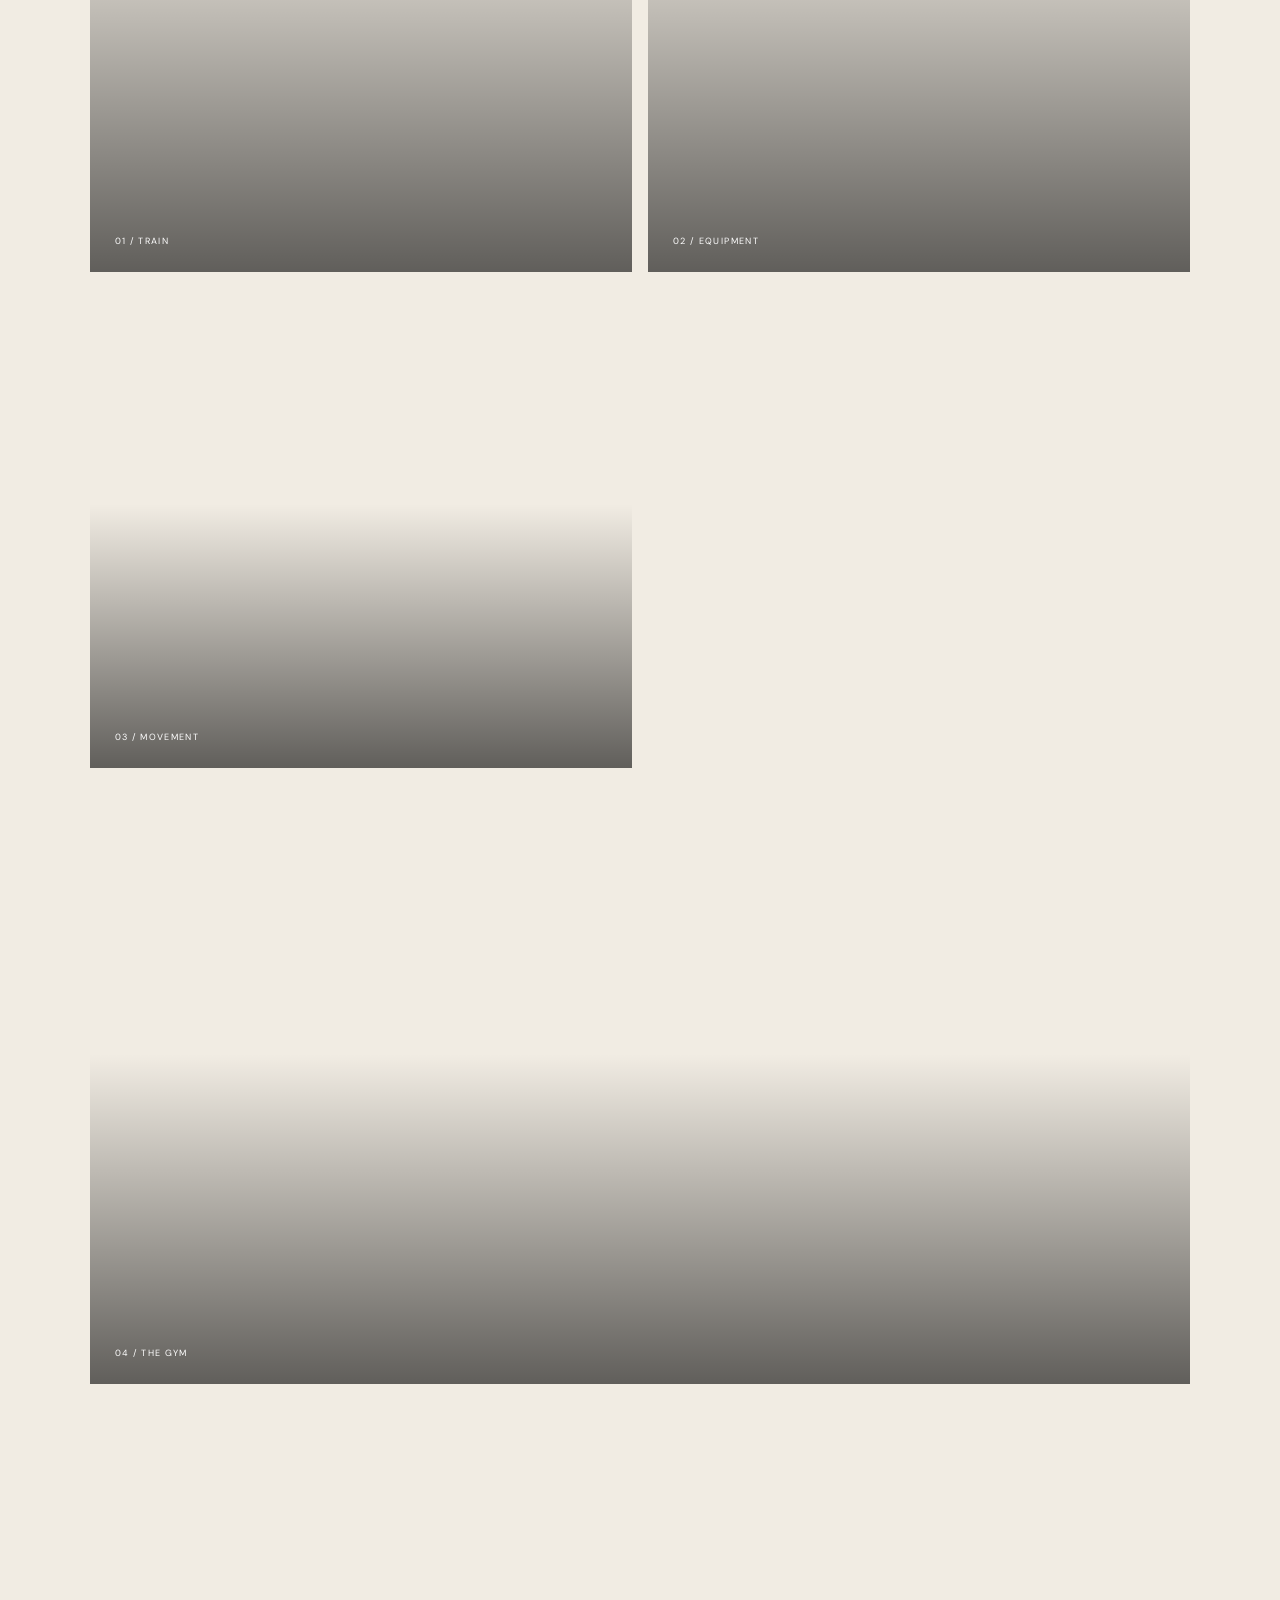
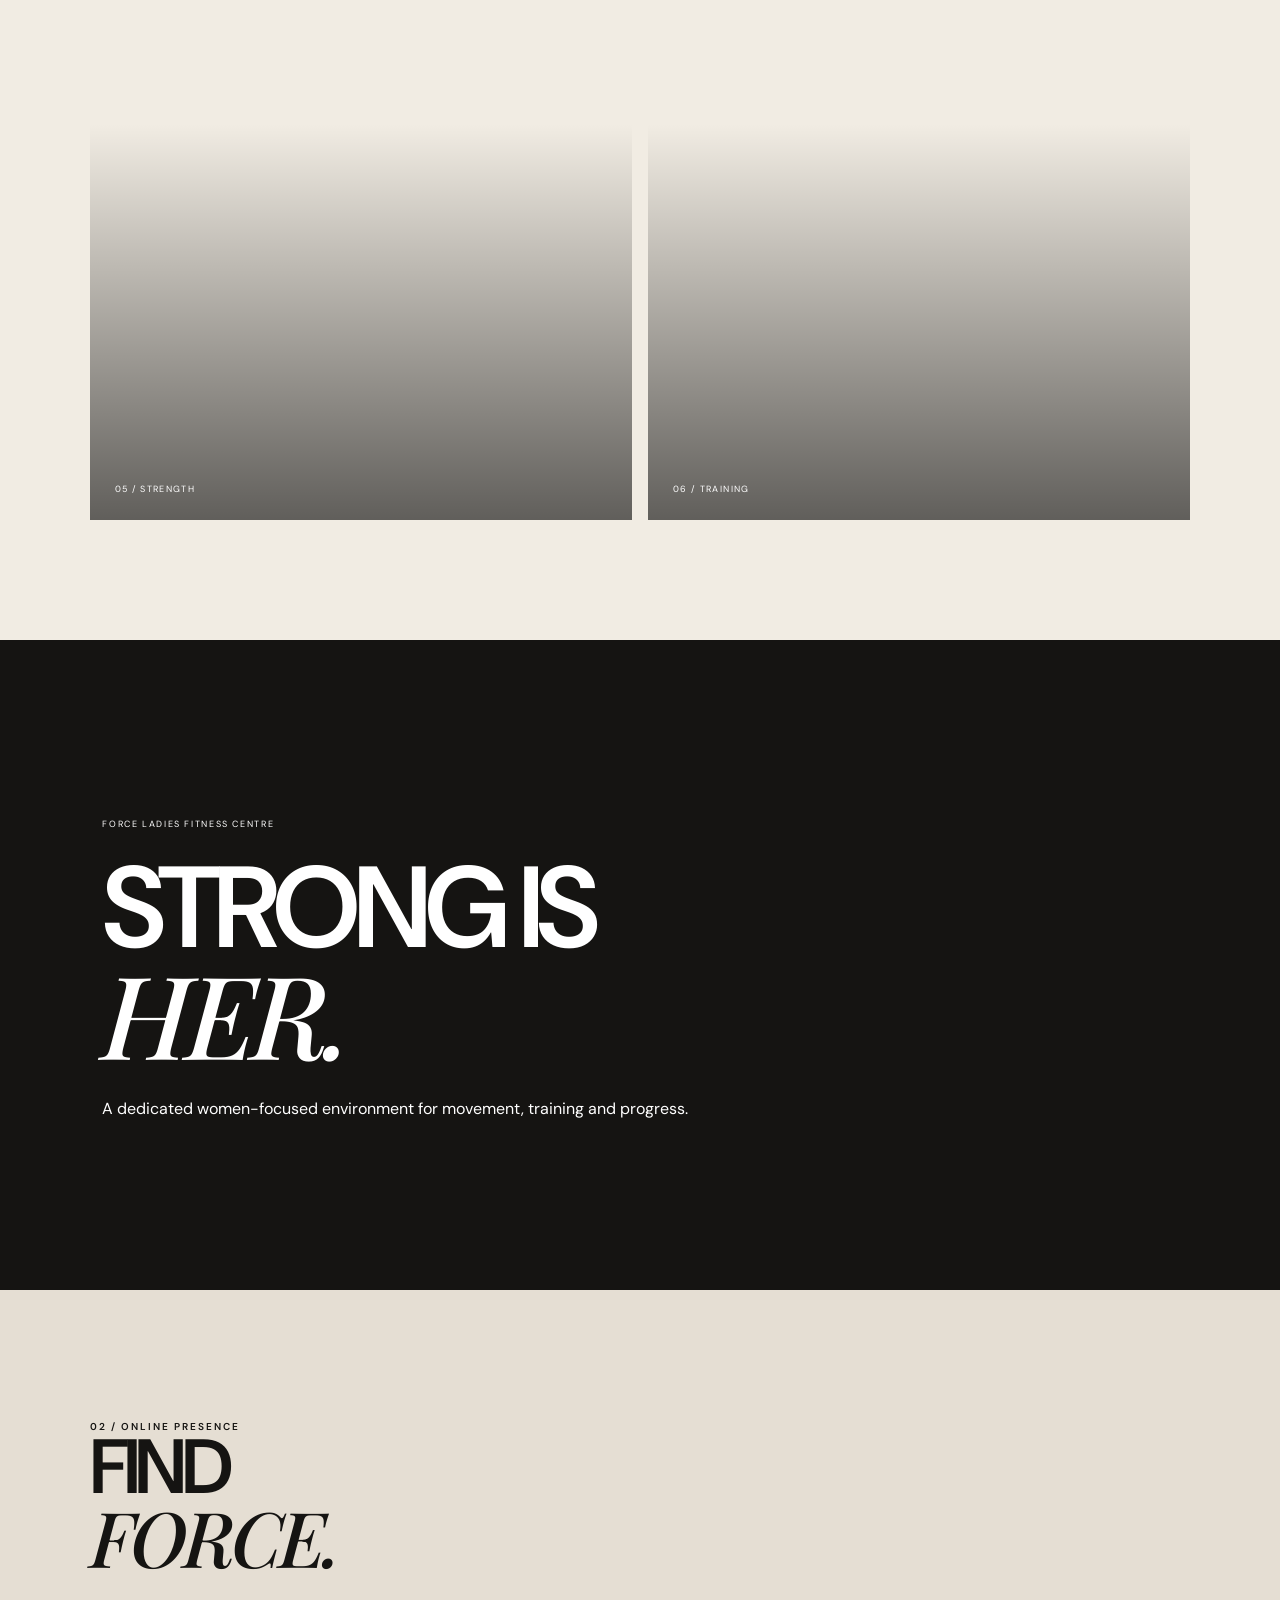
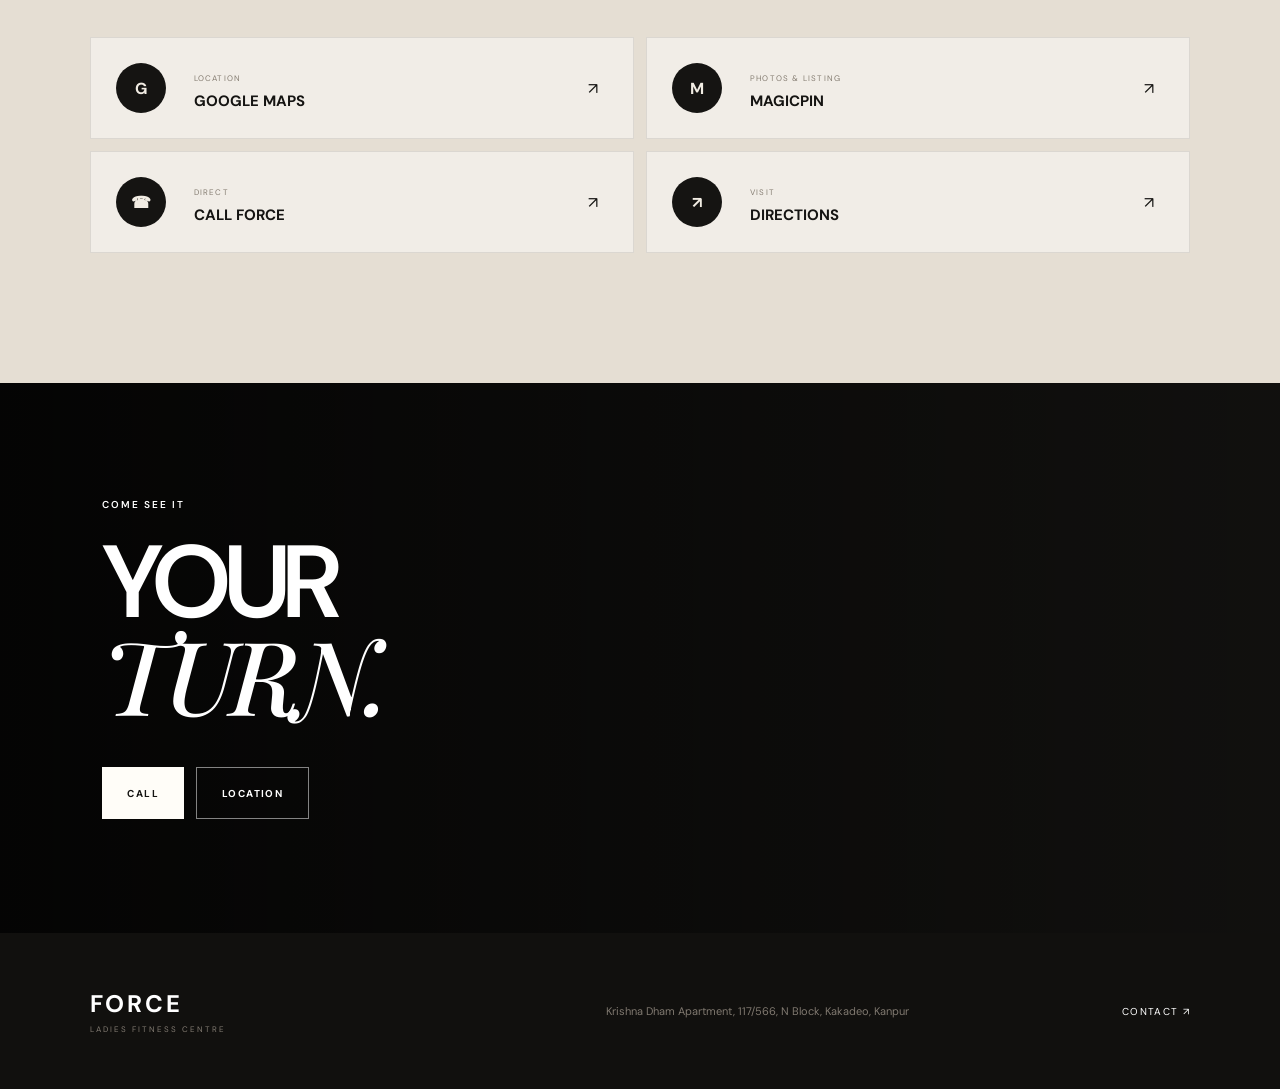
<file: experience.html>
<!DOCTYPE html>
<html lang="en">
<head>

<meta charset="UTF-8">

<meta name="viewport"
content="width=device-width, initial-scale=1.0">

<meta name="theme-color" content="#171614">

<title>Experience — Force Ladies Fitness Centre</title>

<link rel="preconnect" href="https://fonts.googleapis.com">
<link rel="preconnect" href="https://fonts.gstatic.com" crossorigin>

<link href="https://fonts.googleapis.com/css2?family=DM+Sans:wght@400;500;600;700&family=Playfair+Display:wght@500;600;700&display=swap"
rel="stylesheet">

<link rel="stylesheet" href="style.css">

</head>


<body>


<header class="nav">

<a href="index.html" class="brand">
<span>FORCE</span>
<small>LADIES FITNESS CENTRE</small>
</a>

<button class="menu-btn">
<span></span>
<span></span>
</button>

<nav class="nav-links">

<a href="index.html">Home</a>
<a href="about.html">About</a>
<a href="programs.html">Programs</a>
<a href="pricing.html">Pricing</a>
<a class="active" href="experience.html">Experience</a>
<a href="contact.html">Contact</a>

</nav>

<a class="nav-cta" href="contact.html">
JOIN / ENQUIRE
</a>

</header>


<main>


<section class="page-hero">

<div class="page-hero-bg experience-bg"></div>
<div class="hero-overlay"></div>

<div class="page-hero-content reveal">

<div class="eyebrow">
<span></span>
THE EXPERIENCE
</div>

<h1>
MOVE.<br>
<em>FEEL.</em><br>
GROW.
</h1>

<p>
A closer look at the training atmosphere
and women-focused experience.
</p>

</div>

</section>


<section class="gallery-intro section">

<div class="section-label reveal">
01 / THE SPACE
</div>

<div class="gallery-intro-grid">

<h2 class="reveal">
TRAINING<br>
WITH <em>ENERGY.</em>
</h2>

<p class="reveal">
Representative imagery is used in this demo.
Actual Force facility photography can be
substituted when supplied by the business.
</p>

</div>

</section>


<section class="photo-grid">


<div class="photo-card tall reveal">

<div class="photo photo-woman-1"></div>

<span>
01 / TRAIN
</span>

</div>


<div class="photo-card reveal">

<div class="photo photo-equipment-1"></div>

<span>
02 / EQUIPMENT
</span>

</div>


<div class="photo-card reveal">

<div class="photo photo-woman-2"></div>

<span>
03 / MOVEMENT
</span>

</div>


<div class="photo-card wide reveal">

<div class="photo photo-gym"></div>

<span>
04 / THE GYM
</span>

</div>


<div class="photo-card reveal">

<div class="photo photo-woman-3"></div>

<span>
05 / STRENGTH
</span>

</div>


<div class="photo-card tall reveal">

<div class="photo photo-equipment-2"></div>

<span>
06 / TRAINING
</span>

</div>


</section>


<section class="experience-statement">

<div class="experience-statement-bg"></div>

<div class="experience-statement-content reveal">

<span>
FORCE LADIES FITNESS CENTRE
</span>

<h2>
STRONG IS<br>
<em>HER.</em>
</h2>

<p>
A dedicated women-focused environment
for movement, training and progress.
</p>

</div>

</section>


<section class="presence section">

<div class="section-heading reveal">

<div class="section-label">
02 / ONLINE PRESENCE
</div>

<h2>
FIND<br>
<em>FORCE.</em>
</h2>

</div>


<div class="presence-grid">


<a class="presence-card reveal"
href="https://www.google.com/maps/search/?api=1&query=Force+Ladies+Fitness+Centre%2C+Krishna+Dham+Apartment%2C+117%2F566%2C+N+Block%2C+Kakadeo%2C+Kanpur%2C+Uttar+Pradesh+208025"
target="_blank">

<span>G</span>

<div>

<small>LOCATION</small>

<h3>
GOOGLE MAPS
</h3>

</div>

<b>↗</b>

</a>


<a class="presence-card reveal"
href="https://magicpin.in/Kanpur/Kakadeo/Fitness/Force-Ladies-Fitness-Centre/store/21034b6"
target="_blank">

<span>M</span>

<div>

<small>PHOTOS & LISTING</small>

<h3>
MAGICPIN
</h3>

</div>

<b>↗</b>

</a>


<a class="presence-card reveal"
href="tel:+917905821431">

<span>☎</span>

<div>

<small>DIRECT</small>

<h3>
CALL FORCE
</h3>

</div>

<b>↗</b>

</a>


<a class="presence-card reveal"
href="contact.html">

<span>↗</span>

<div>

<small>VISIT</small>

<h3>
DIRECTIONS
</h3>

</div>

<b>↗</b>

</a>


</div>

</section>


<section class="final-cta small-cta">

<div class="final-bg"></div>

<div class="final-content reveal">

<div class="section-label">
COME SEE IT
</div>

<h2>
YOUR<br>
<em>TURN.</em>
</h2>

<div class="cta-buttons">

<a class="btn btn-light"
href="tel:+917905821431">
CALL
</a>

<a class="btn btn-outline-light"
href="contact.html">
LOCATION
</a>

</div>

</div>

</section>


</main>


<footer>

<div class="footer-brand">

<strong>FORCE</strong>
<span>LADIES FITNESS CENTRE</span>

</div>

<p>
Krishna Dham Apartment, 117/566,
N Block, Kakadeo, Kanpur
</p>

<a href="contact.html">
CONTACT ↗
</a>

</footer>


<button class="sound-toggle" aria-label="Toggle sound">

<span class="sound-bars">
<i></i>
<i></i>
<i></i>
</span>

<small>SOUND</small>

</button>


<script src="script.js"></script>

</body>
</html>
</file>
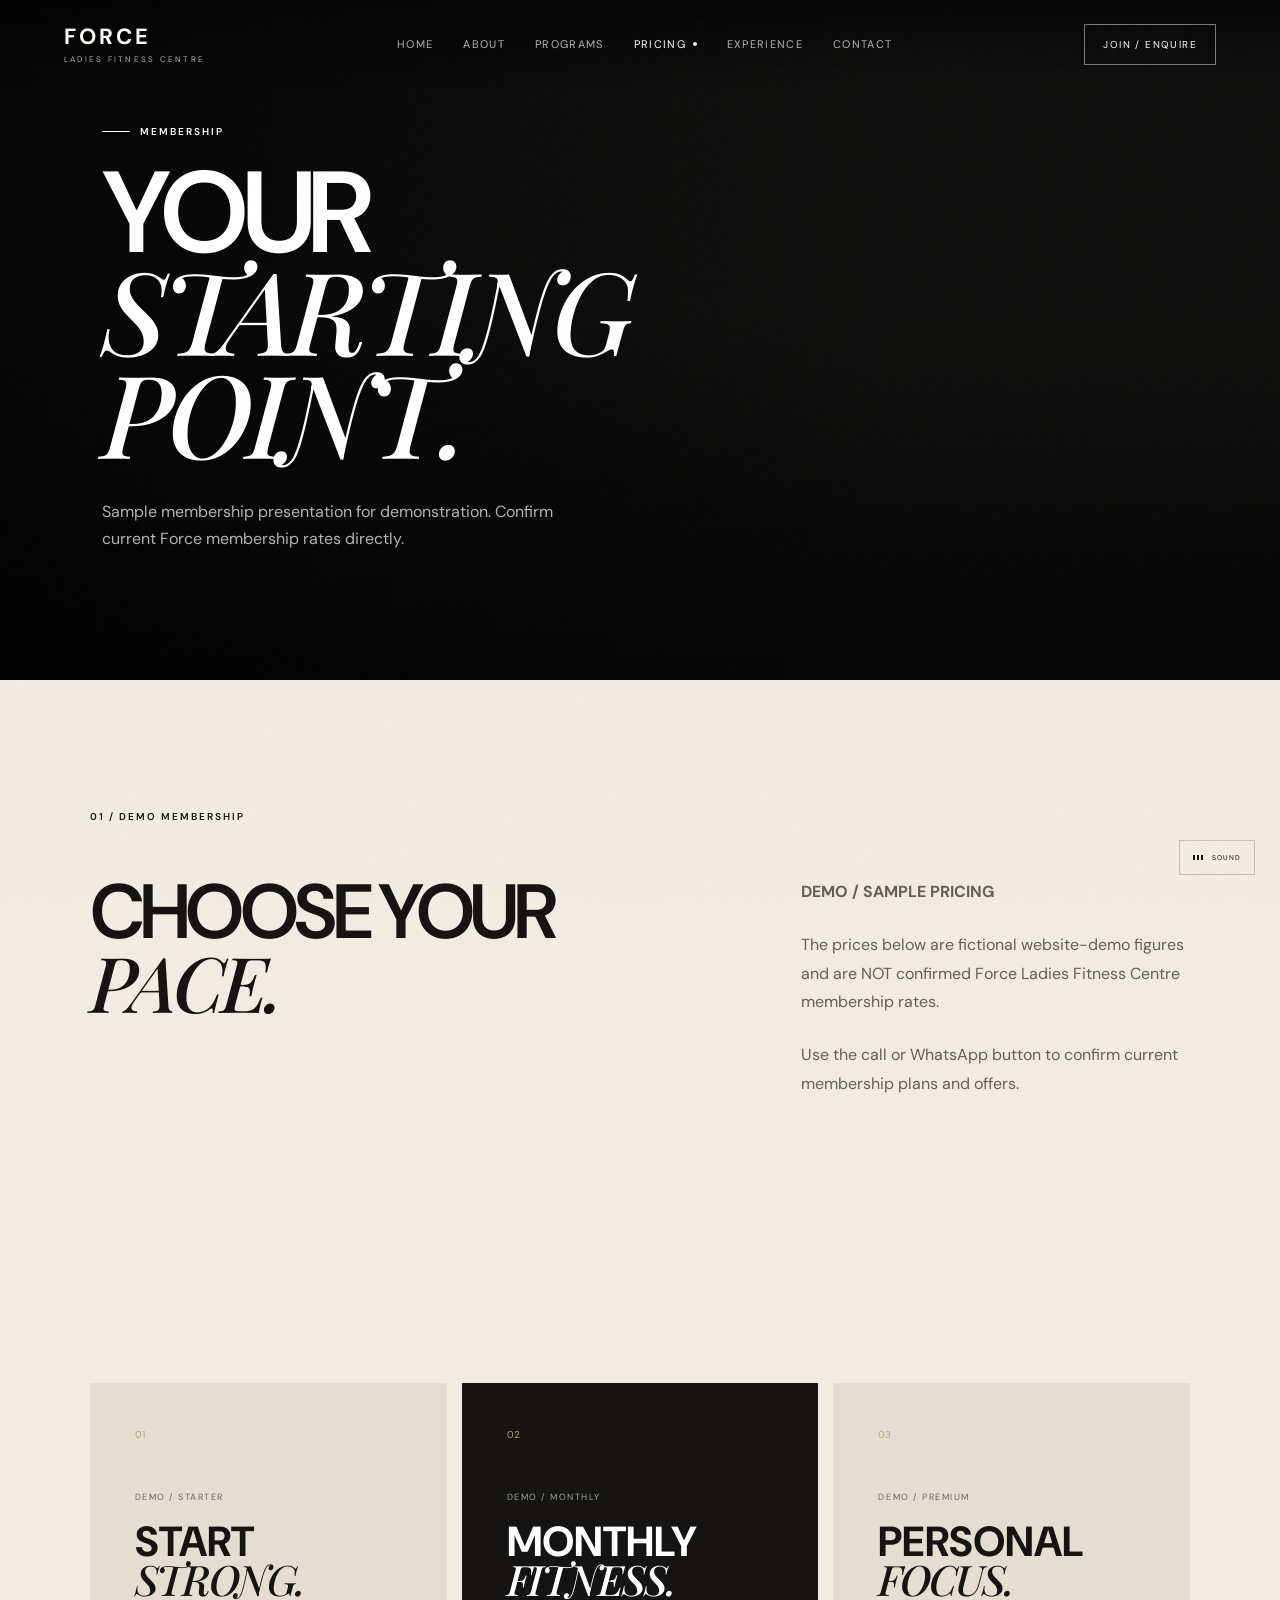
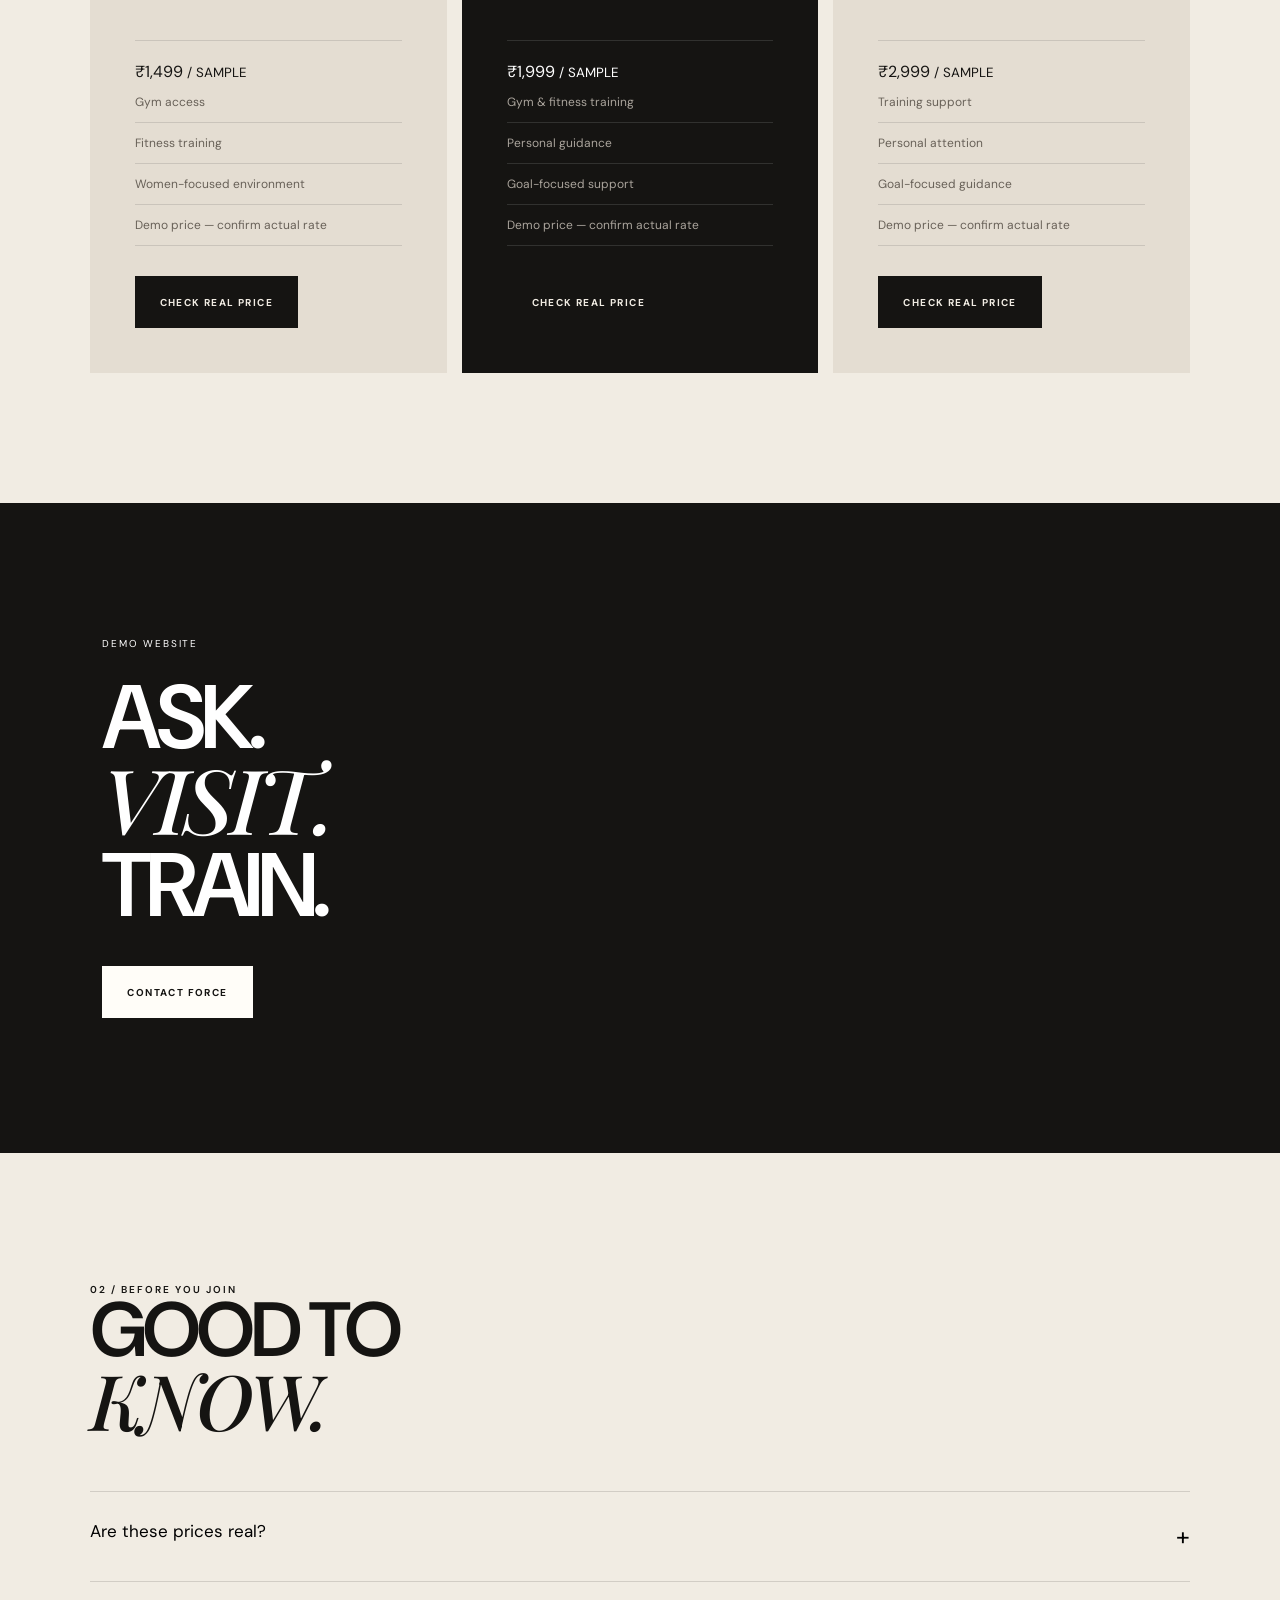
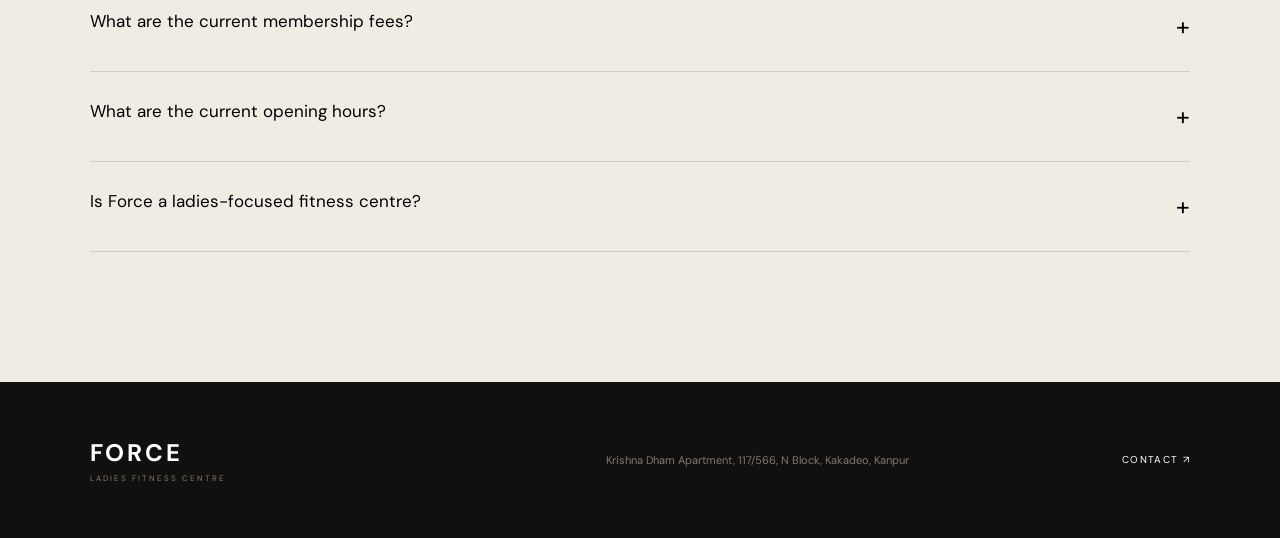
<file: pricing.html>
<!DOCTYPE html>
<html lang="en">
<head>

<meta charset="UTF-8">

<meta name="viewport"
content="width=device-width, initial-scale=1.0">

<meta name="theme-color" content="#171614">

<title>Membership — Force Ladies Fitness Centre</title>

<link rel="preconnect" href="https://fonts.googleapis.com">
<link rel="preconnect" href="https://fonts.gstatic.com" crossorigin>

<link href="https://fonts.googleapis.com/css2?family=DM+Sans:wght@400;500;600;700&family=Playfair+Display:wght@500;600;700&display=swap"
rel="stylesheet">

<link rel="stylesheet" href="style.css">

</head>


<body>


<header class="nav">

<a href="index.html" class="brand">
<span>FORCE</span>
<small>LADIES FITNESS CENTRE</small>
</a>

<button class="menu-btn">
<span></span>
<span></span>
</button>

<nav class="nav-links">

<a href="index.html">Home</a>
<a href="about.html">About</a>
<a href="programs.html">Programs</a>
<a class="active" href="pricing.html">Pricing</a>
<a href="experience.html">Experience</a>
<a href="contact.html">Contact</a>

</nav>

<a class="nav-cta" href="contact.html">
JOIN / ENQUIRE
</a>

</header>


<main>


<section class="page-hero">

<div class="page-hero-bg pricing-bg"></div>
<div class="hero-overlay"></div>

<div class="page-hero-content reveal">

<div class="eyebrow">
<span></span>
MEMBERSHIP
</div>

<h1>
YOUR<br>
<em>STARTING POINT.</em>
</h1>

<p>
Sample membership presentation for demonstration.
Confirm current Force membership rates directly.
</p>

</div>

</section>


<section class="pricing-intro section">

<div class="section-label reveal">
01 / DEMO MEMBERSHIP
</div>

<div class="pricing-intro-grid">

<div class="reveal">

<h2>
CHOOSE YOUR
<em>PACE.</em>
</h2>

</div>

<div class="reveal">

<p>
<strong>DEMO / SAMPLE PRICING</strong>
</p>

<p>
The prices below are fictional website-demo figures
and are NOT confirmed Force Ladies Fitness Centre
membership rates.
</p>

<p>
Use the call or WhatsApp button to confirm current
membership plans and offers.
</p>

</div>

</div>

</section>


<section class="pricing-cards section">


<div class="price-card reveal">

<div class="price-number">
01
</div>

<span>
DEMO / STARTER
</span>

<h3>
START<br>
<em>STRONG.</em>
</h3>

<div class="price-line"></div>

<div class="demo-price">
₹1,499
<small>/ SAMPLE</small>
</div>

<ul>

<li>Gym access</li>
<li>Fitness training</li>
<li>Women-focused environment</li>
<li>Demo price — confirm actual rate</li>

</ul>

<a href="tel:+917905821431"
class="btn btn-dark">
CHECK REAL PRICE
</a>

</div>


<div class="price-card featured reveal">

<div class="price-number">
02
</div>

<span>
DEMO / MONTHLY
</span>

<h3>
MONTHLY<br>
<em>FITNESS.</em>
</h3>

<div class="price-line"></div>

<div class="demo-price">
₹1,999
<small>/ SAMPLE</small>
</div>

<ul>

<li>Gym & fitness training</li>
<li>Personal guidance</li>
<li>Goal-focused support</li>
<li>Demo price — confirm actual rate</li>

</ul>

<a href="tel:+917905821431"
class="btn btn-dark">
CHECK REAL PRICE
</a>

</div>


<div class="price-card reveal">

<div class="price-number">
03
</div>

<span>
DEMO / PREMIUM
</span>

<h3>
PERSONAL<br>
<em>FOCUS.</em>
</h3>

<div class="price-line"></div>

<div class="demo-price">
₹2,999
<small>/ SAMPLE</small>
</div>

<ul>

<li>Training support</li>
<li>Personal attention</li>
<li>Goal-focused guidance</li>
<li>Demo price — confirm actual rate</li>

</ul>

<a href="tel:+917905821431"
class="btn btn-dark">
CHECK REAL PRICE
</a>

</div>


</section>


<section class="pricing-image-band">

<div class="pricing-band-image"></div>

<div class="pricing-band-content reveal">

<span>
DEMO WEBSITE
</span>

<h2>
ASK.<br>
<em>VISIT.</em><br>
TRAIN.
</h2>

<a href="contact.html"
class="btn btn-light">
CONTACT FORCE
</a>

</div>

</section>


<section class="faq section">


<div class="section-heading reveal">

<div class="section-label">
02 / BEFORE YOU JOIN
</div>

<h2>
GOOD TO<br>
<em>KNOW.</em>
</h2>

</div>


<div class="faq-list">


<div class="faq-item reveal">

<button>
Are these prices real?
<span>+</span>
</button>

<div class="faq-answer">

<p>
No. These are clearly marked sample/demo prices
for this website presentation. Contact Force for
actual current membership fees.
</p>

</div>

</div>


<div class="faq-item reveal">

<button>
What are the current membership fees?
<span>+</span>
</button>

<div class="faq-answer">

<p>
Current pricing should be confirmed directly with
Force Ladies Fitness Centre.
</p>

</div>

</div>


<div class="faq-item reveal">

<button>
What are the current opening hours?
<span>+</span>
</button>

<div class="faq-answer">

<p>
Current business listings show morning hours, with
one current listing showing Monday–Saturday,
6:00 AM–11:00 AM. Confirm timings directly before
visiting because listings can change.
</p>

</div>

</div>


<div class="faq-item reveal">

<button>
Is Force a ladies-focused fitness centre?
<span>+</span>
</button>

<div class="faq-answer">

<p>
Yes. Public listings identify Force Ladies Fitness
Centre as a women-focused fitness centre.
</p>

</div>

</div>


</div>

</section>

</main>


<footer>

<div class="footer-brand">

<strong>FORCE</strong>
<span>LADIES FITNESS CENTRE</span>

</div>

<p>
Krishna Dham Apartment, 117/566,
N Block, Kakadeo, Kanpur
</p>

<a href="contact.html">
CONTACT ↗
</a>

</footer>


<button class="sound-toggle" aria-label="Toggle sound">

<span class="sound-bars">
<i></i>
<i></i>
<i></i>
</span>

<small>SOUND</small>

</button>


<script src="script.js"></script>

</body>
  </html>
</file>
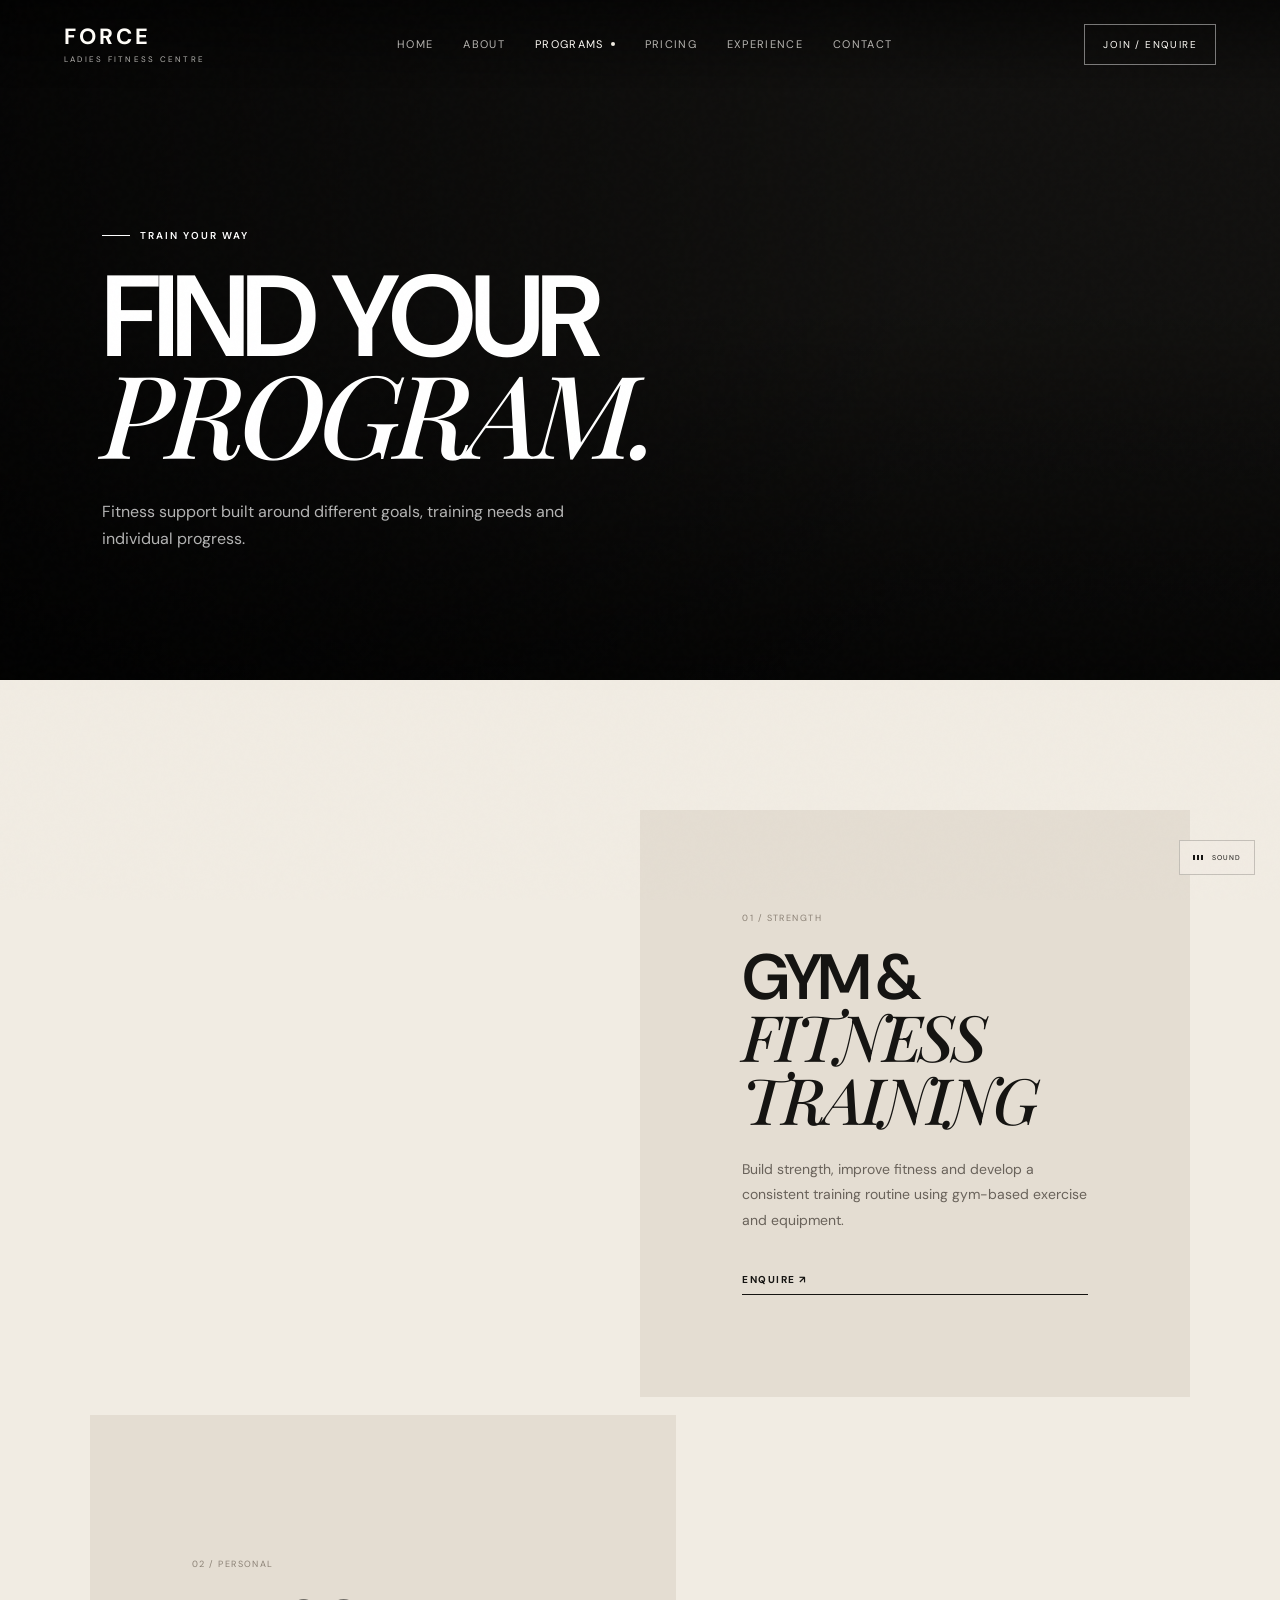
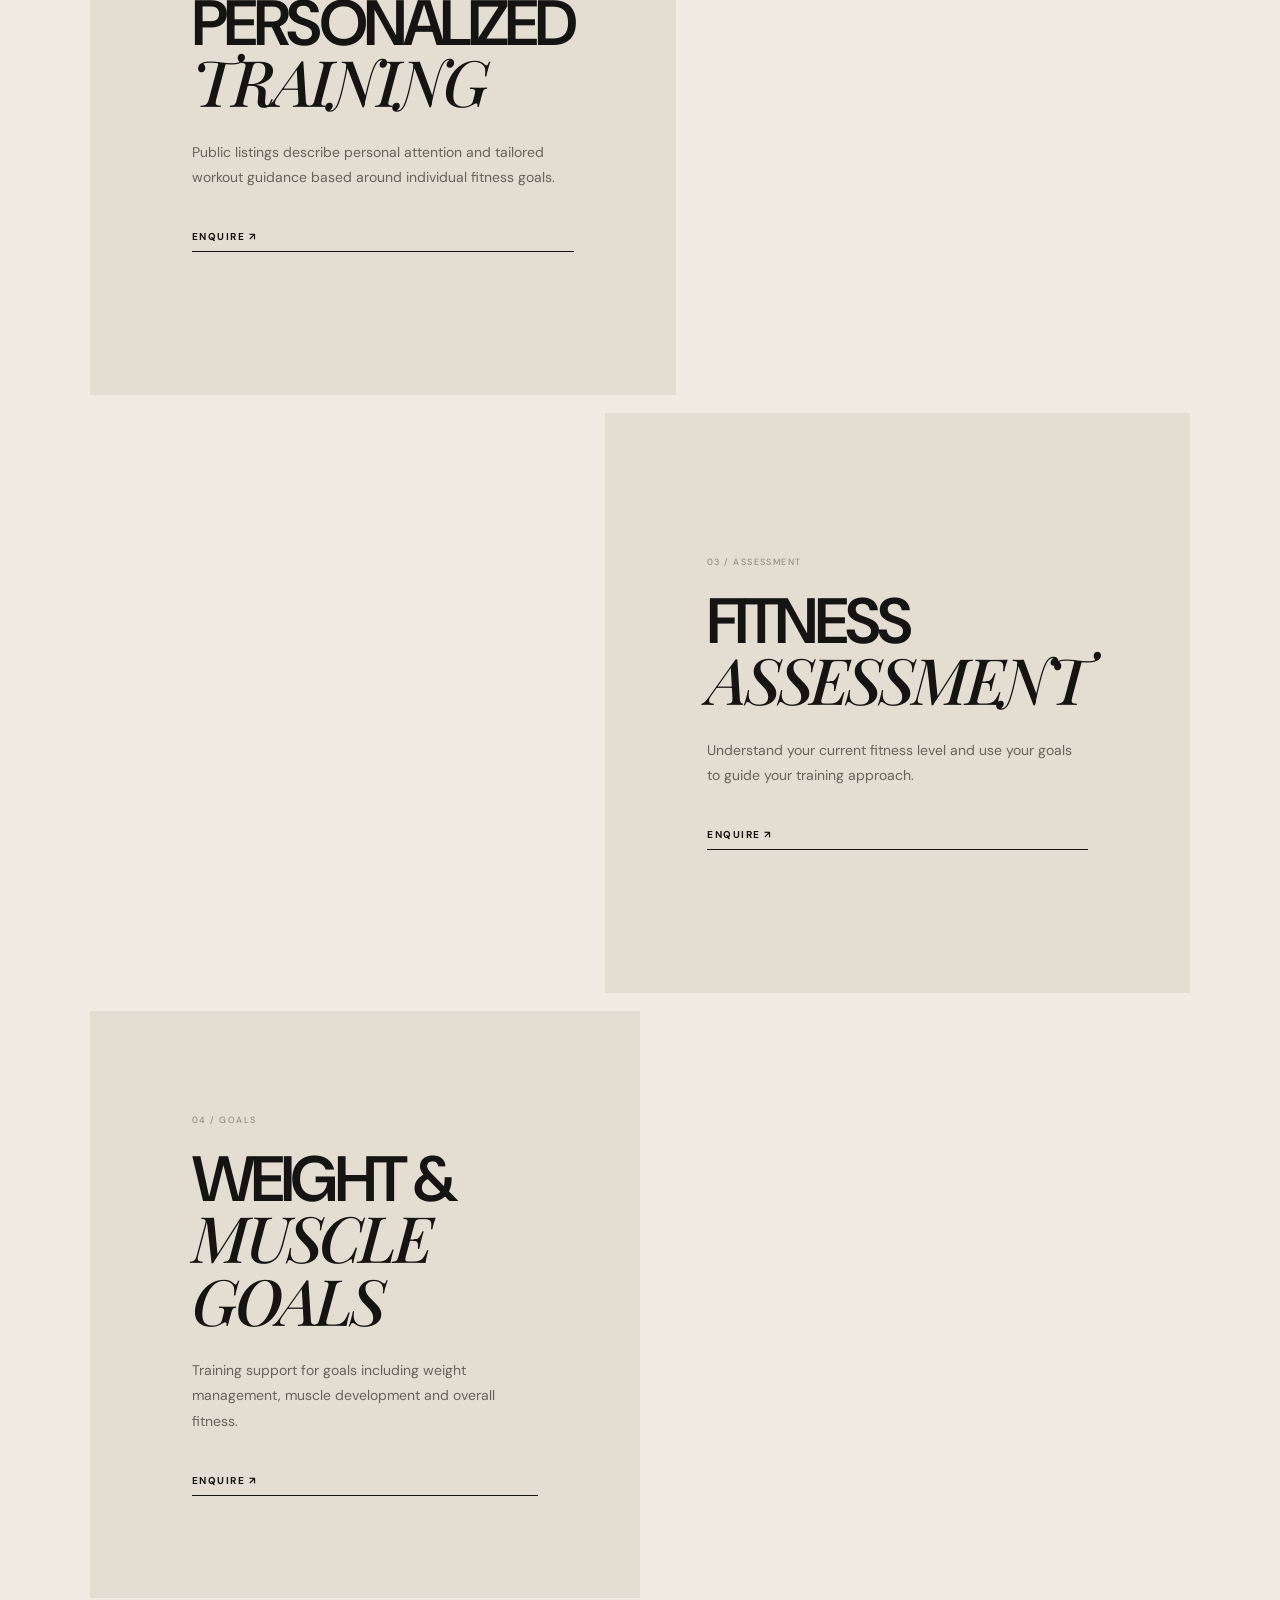
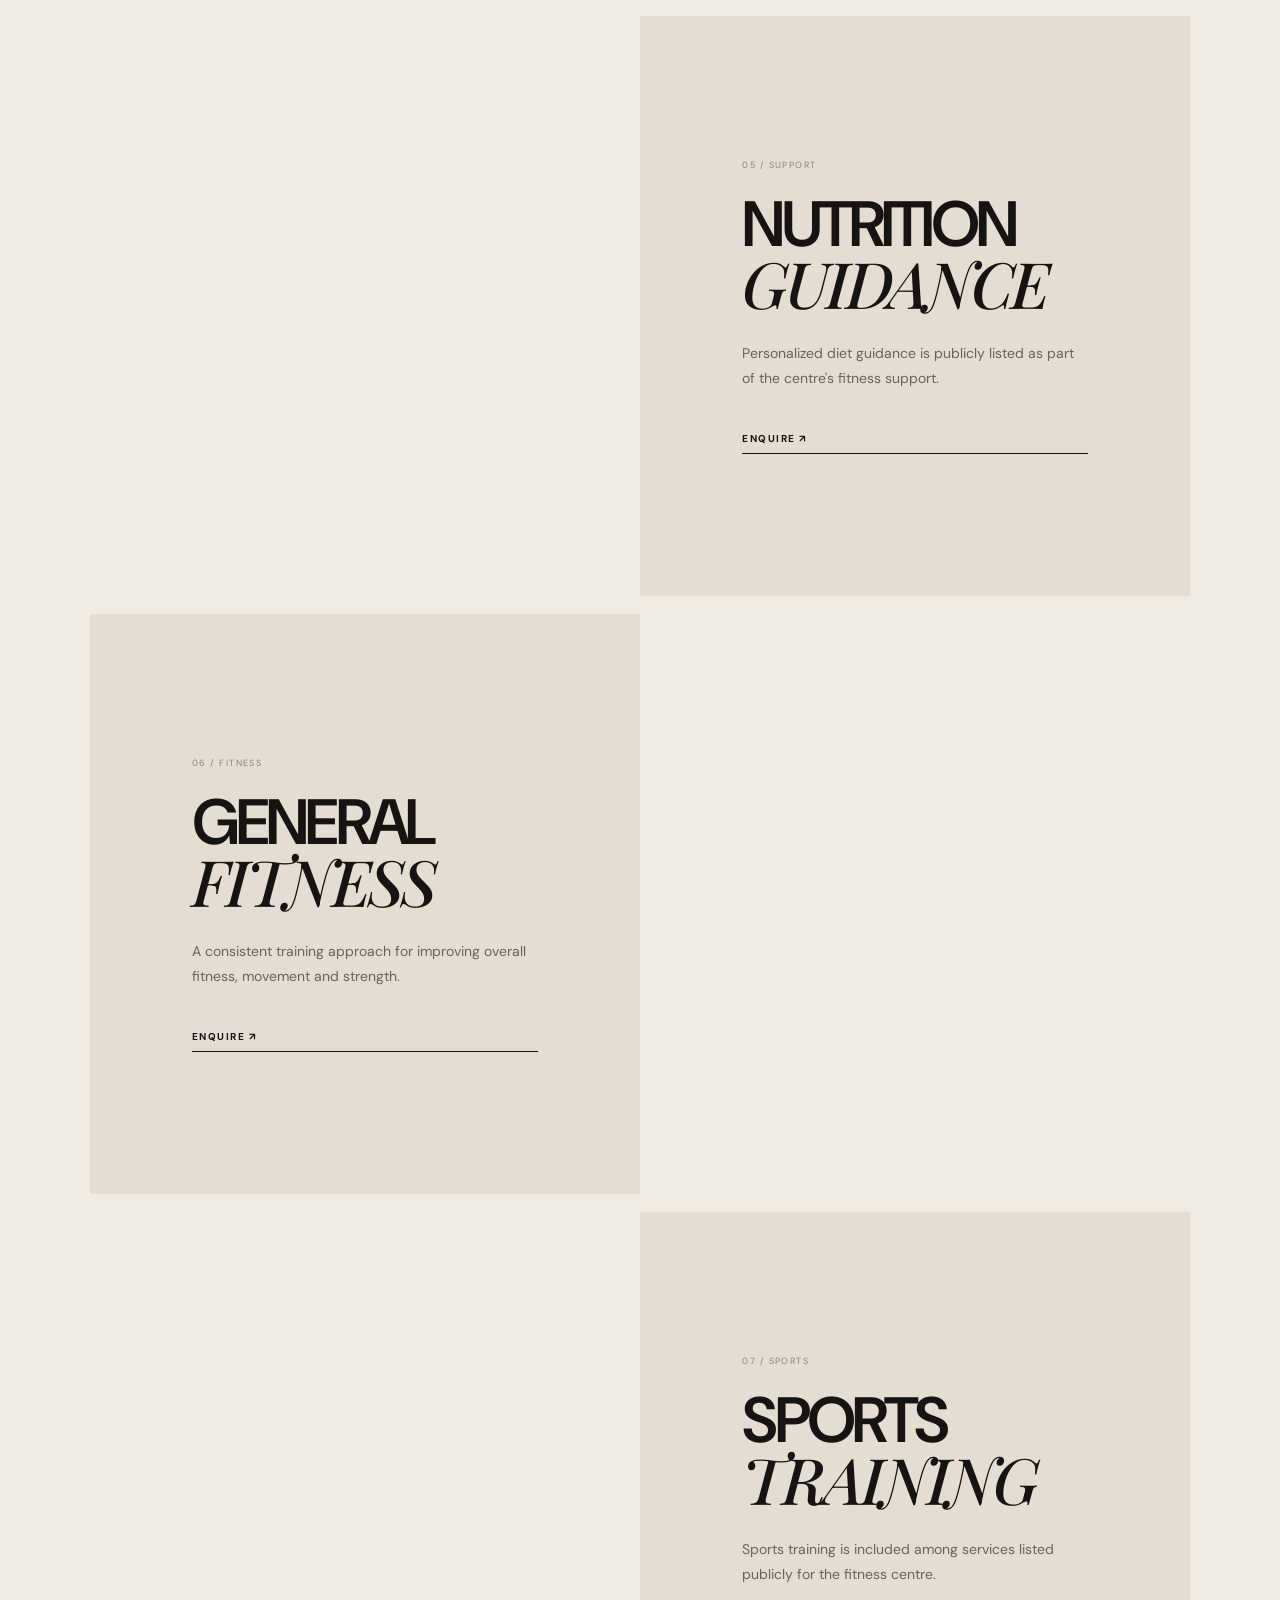
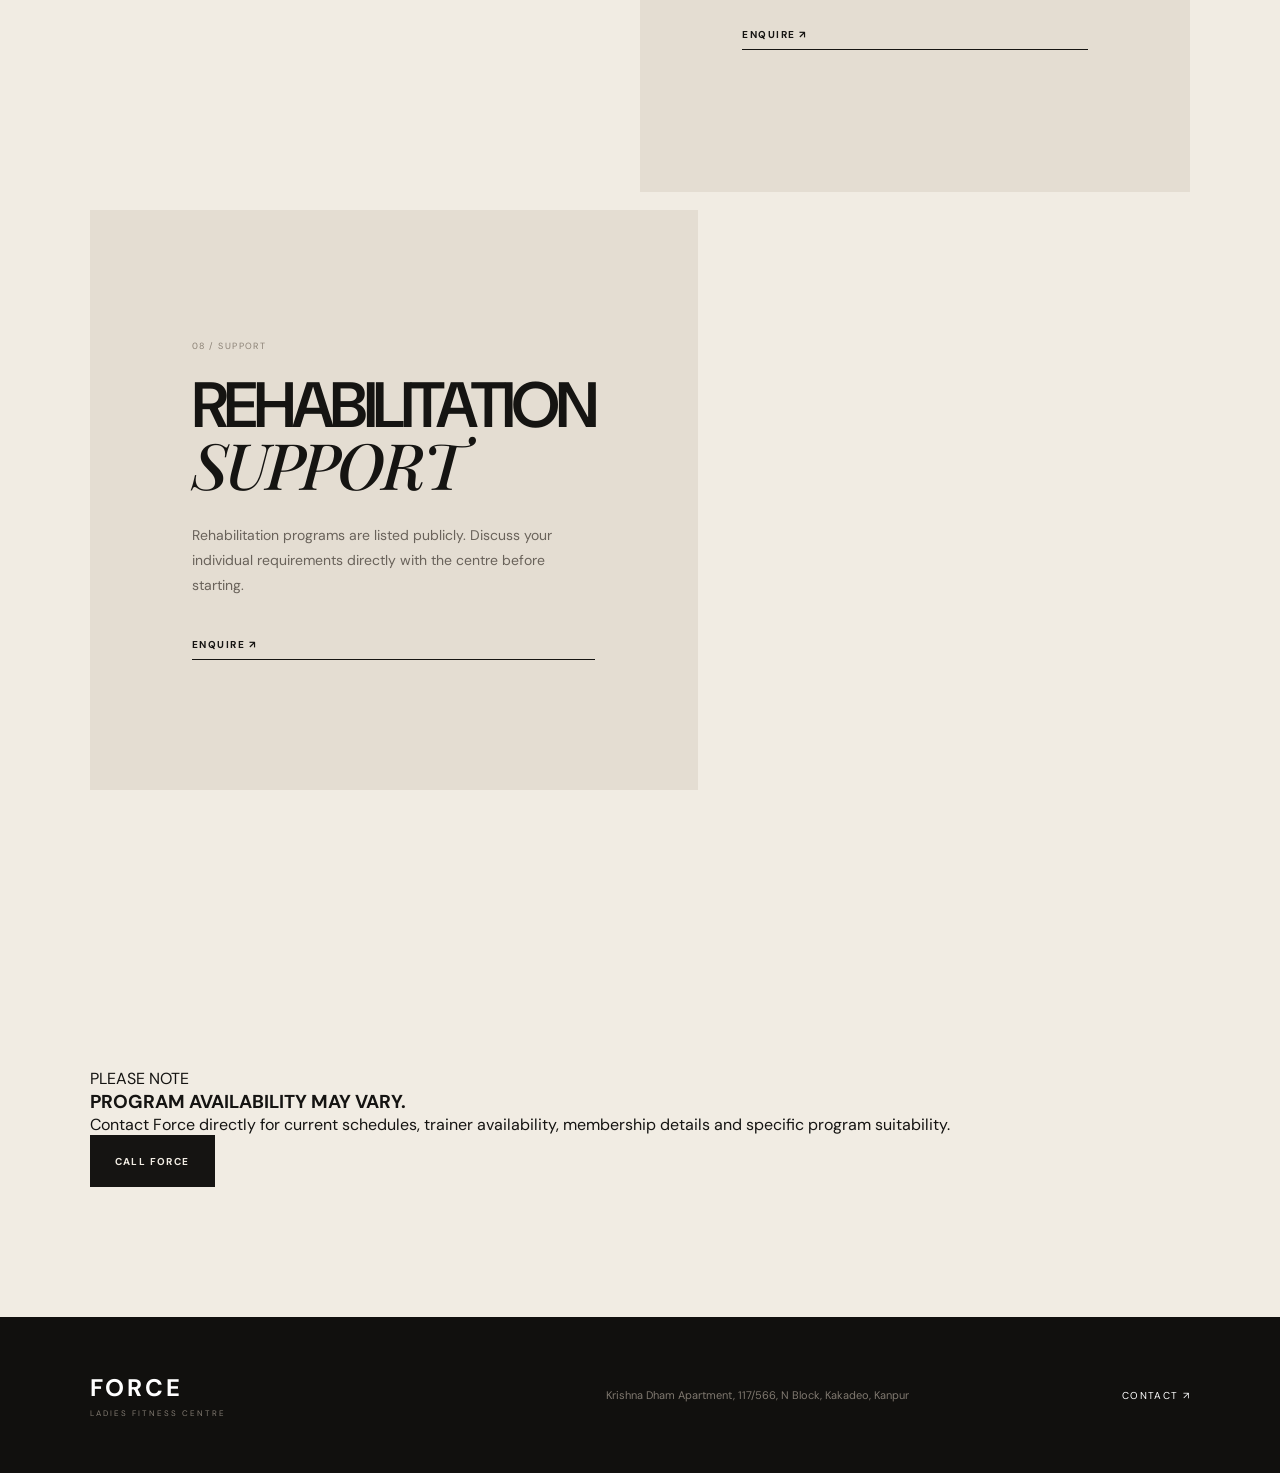
<file: programs.html>
<!DOCTYPE html>
<html lang="en">
<head>

<meta charset="UTF-8">

<meta name="viewport"
content="width=device-width, initial-scale=1.0">

<meta name="theme-color" content="#171614">

<title>Programs — Force Ladies Fitness Centre</title>

<link rel="preconnect" href="https://fonts.googleapis.com">
<link rel="preconnect" href="https://fonts.gstatic.com" crossorigin>

<link href="https://fonts.googleapis.com/css2?family=DM+Sans:wght@400;500;600;700&family=Playfair+Display:wght@500;600;700&display=swap"
rel="stylesheet">

<link rel="stylesheet" href="style.css">

</head>


<body>


<header class="nav">

<a href="index.html" class="brand">
<span>FORCE</span>
<small>LADIES FITNESS CENTRE</small>
</a>

<button class="menu-btn">
<span></span>
<span></span>
</button>

<nav class="nav-links">

<a href="index.html">Home</a>
<a href="about.html">About</a>
<a class="active" href="programs.html">Programs</a>
<a href="pricing.html">Pricing</a>
<a href="experience.html">Experience</a>
<a href="contact.html">Contact</a>

</nav>

<a class="nav-cta" href="contact.html">
JOIN / ENQUIRE
</a>

</header>


<main>


<section class="page-hero">

<div class="page-hero-bg programs-bg"></div>
<div class="hero-overlay"></div>

<div class="page-hero-content reveal">

<div class="eyebrow">
<span></span>
TRAIN YOUR WAY
</div>

<h1>
FIND YOUR<br>
<em>PROGRAM.</em>
</h1>

<p>
Fitness support built around different goals,
training needs and individual progress.
</p>

</div>

</section>


<section class="program-detail-section section">


<article id="strength"
class="program-detail reveal">

<div class="detail-image detail-strength"></div>

<div class="detail-content">

<span>01 / STRENGTH</span>

<h2>
GYM &<br>
<em>FITNESS TRAINING</em>
</h2>

<p>
Build strength, improve fitness and develop
a consistent training routine using gym-based
exercise and equipment.
</p>

<a href="contact.html"
class="text-link">
ENQUIRE ↗
</a>

</div>

</article>


<article id="personal"
class="program-detail reverse reveal">

<div class="detail-image detail-training"></div>

<div class="detail-content">

<span>02 / PERSONAL</span>

<h2>
PERSONALIZED<br>
<em>TRAINING</em>
</h2>

<p>
Public listings describe personal attention and
tailored workout guidance based around individual
fitness goals.
</p>

<a href="contact.html"
class="text-link">
ENQUIRE ↗
</a>

</div>

</article>


<article id="fitness"
class="program-detail reveal">

<div class="detail-image detail-equipment"></div>

<div class="detail-content">

<span>03 / ASSESSMENT</span>

<h2>
FITNESS<br>
<em>ASSESSMENT</em>
</h2>

<p>
Understand your current fitness level and
use your goals to guide your training approach.
</p>

<a href="contact.html"
class="text-link">
ENQUIRE ↗
</a>

</div>

</article>


<article id="goals"
class="program-detail reverse reveal">

<div class="detail-image detail-strength"></div>

<div class="detail-content">

<span>04 / GOALS</span>

<h2>
WEIGHT &<br>
<em>MUSCLE GOALS</em>
</h2>

<p>
Training support for goals including weight
management, muscle development and overall fitness.
</p>

<a href="contact.html"
class="text-link">
ENQUIRE ↗
</a>

</div>

</article>


<article class="program-detail reveal">

<div class="detail-image detail-nutrition"></div>

<div class="detail-content">

<span>05 / SUPPORT</span>

<h2>
NUTRITION<br>
<em>GUIDANCE</em>
</h2>

<p>
Personalized diet guidance is publicly listed
as part of the centre's fitness support.
</p>

<a href="contact.html"
class="text-link">
ENQUIRE ↗
</a>

</div>

</article>


<article class="program-detail reverse reveal">

<div class="detail-image detail-group"></div>

<div class="detail-content">

<span>06 / FITNESS</span>

<h2>
GENERAL<br>
<em>FITNESS</em>
</h2>

<p>
A consistent training approach for improving
overall fitness, movement and strength.
</p>

<a href="contact.html"
class="text-link">
ENQUIRE ↗
</a>

</div>

</article>


<article class="program-detail reveal">

<div class="detail-image detail-training"></div>

<div class="detail-content">

<span>07 / SPORTS</span>

<h2>
SPORTS<br>
<em>TRAINING</em>
</h2>

<p>
Sports training is included among services
listed publicly for the fitness centre.
</p>

<a href="contact.html"
class="text-link">
ENQUIRE ↗
</a>

</div>

</article>


<article class="program-detail reverse reveal">

<div class="detail-image detail-weight"></div>

<div class="detail-content">

<span>08 / SUPPORT</span>

<h2>
REHABILITATION<br>
<em>SUPPORT</em>
</h2>

<p>
Rehabilitation programs are listed publicly.
Discuss your individual requirements directly
with the centre before starting.
</p>

<a href="contact.html"
class="text-link">
ENQUIRE ↗
</a>

</div>

</article>


</section>


<section class="program-note section">

<div class="note-box reveal">

<span>
PLEASE NOTE
</span>

<h3>
PROGRAM AVAILABILITY MAY VARY.
</h3>

<p>
Contact Force directly for current schedules,
trainer availability, membership details and
specific program suitability.
</p>

<a class="btn btn-dark"
href="tel:+917905821431">
CALL FORCE
</a>

</div>

</section>


</main>


<footer>

<div class="footer-brand">

<strong>FORCE</strong>
<span>LADIES FITNESS CENTRE</span>

</div>

<p>
Krishna Dham Apartment, 117/566,
N Block, Kakadeo, Kanpur
</p>

<a href="contact.html">
CONTACT ↗
</a>

</footer>


<button class="sound-toggle" aria-label="Toggle sound">

<span class="sound-bars">
<i></i>
<i></i>
<i></i>
</span>

<small>SOUND</small>

</button>


<script src="script.js"></script>

</body>
     </html>
</file>
<file: style.css>
:root{
  --black:#151412;
  --black-2:#1c1a17;
  --cream:#f1ece3;
  --cream-2:#e5ded3;
  --white:#fffdf8;
  --muted:#aaa39a;
  --gold:#b9a27b;
  --line:rgba(241,236,227,.14);
  --dark-line:rgba(21,20,18,.14);
  --serif:"Playfair Display",serif;
  --sans:"DM Sans",sans-serif;
  --ease:cubic-bezier(.22,.8,.24,1);
}

*{
  box-sizing:border-box;
  margin:0;
  padding:0;
}

html{
  scroll-behavior:smooth;
  background:var(--black);
}

body{
  background:var(--cream);
  color:var(--black);
  font-family:var(--sans);
  overflow-x:hidden;
}

body:before{
  content:"";
  position:fixed;
  inset:0;
  pointer-events:none;
  z-index:9998;
  opacity:.035;
  background-image:url("data:image/svg+xml,%3Csvg viewBox='0 0 180 180' xmlns='http://www.w3.org/2000/svg'%3E%3Cfilter id='n'%3E%3CfeTurbulence type='fractalNoise' baseFrequency='.85' numOctaves='4' stitchTiles='stitch'/%3E%3C/filter%3E%3Crect width='100%25' height='100%25' filter='url(%23n)' opacity='.45'/%3E%3C/svg%3E");
}

a{
  color:inherit;
  text-decoration:none;
}

button{
  font:inherit;
}

.page-loader{
  position:fixed;
  inset:0;
  background:var(--black);
  color:var(--cream);
  z-index:10000;
  display:flex;
  align-items:center;
  justify-content:center;
  font-family:var(--serif);
  letter-spacing:.18em;
  transition:opacity .7s var(--ease),visibility .7s;
}

.page-loader.hide{
  opacity:0;
  visibility:hidden;
}

.page-loader span{
  animation:loaderPulse 1.4s infinite alternate;
}

@keyframes loaderPulse{
  from{opacity:.35}
  to{opacity:1}
}


/* NAV */

.nav{
  position:fixed;
  top:0;
  left:0;
  width:100%;
  z-index:1000;
  height:88px;
  padding:0 5vw;
  display:flex;
  align-items:center;
  justify-content:space-between;
  color:var(--white);
  background:linear-gradient(to bottom,rgba(0,0,0,.55),transparent);
}

.brand{
  display:flex;
  flex-direction:column;
  line-height:1;
}

.brand span{
  font-size:22px;
  font-weight:700;
  letter-spacing:.14em;
}

.brand small{
  font-size:8px;
  letter-spacing:.28em;
  margin-top:7px;
  opacity:.7;
}

.nav-links{
  display:flex;
  align-items:center;
  gap:30px;
}

.nav-links a{
  font-size:11px;
  letter-spacing:.12em;
  text-transform:uppercase;
  opacity:.7;
  transition:.3s;
}

.nav-links a:hover,
.nav-links a.active{
  opacity:1;
}

.nav-links a.active:after{
  content:"";
  width:4px;
  height:4px;
  border-radius:50%;
  display:inline-block;
  background:var(--cream);
  margin:0 0 2px 7px;
}

.nav-cta{
  border:1px solid rgba(255,255,255,.45);
  padding:13px 18px;
  font-size:10px;
  letter-spacing:.14em;
  transition:.35s var(--ease);
}

.nav-cta:hover{
  background:var(--cream);
  color:var(--black);
}

.menu-btn{
  display:none;
}


/* HERO */

.hero{
  min-height:100vh;
  position:relative;
  color:var(--white);
  background:var(--black);
  display:flex;
  align-items:flex-end;
  overflow:hidden;
}

.hero-image,
.page-hero-bg,
.final-bg,
.feature-image,
.split-image,
.quote-image,
.about-large-image,
.location-band-image,
.pricing-band-image,
.experience-statement-bg{
  background-size:cover;
  background-position:center;
}

.hero-image-home{
  position:absolute;
  inset:0;
  background-image:url("https://images.unsplash.com/photo-1579758629938-03607ccdbaba?auto=format&fit=crop&w=2200&q=85");
  transform:scale(1.04);
}

.hero-overlay{
  position:absolute;
  inset:0;
  background:
    linear-gradient(90deg,rgba(0,0,0,.75),rgba(0,0,0,.18) 70%),
    linear-gradient(0deg,rgba(0,0,0,.72),transparent 55%);
}

.hero-content{
  position:relative;
  z-index:2;
  padding:0 8vw 13vh;
  max-width:900px;
}

.eyebrow,
.section-label{
  font-size:10px;
  letter-spacing:.2em;
  font-weight:600;
  text-transform:uppercase;
}

.eyebrow{
  display:flex;
  align-items:center;
  gap:10px;
  margin-bottom:28px;
}

.eyebrow span{
  width:28px;
  height:1px;
  background:currentColor;
}

.hero h1,
.page-hero h1{
  font-size:clamp(62px,9vw,145px);
  line-height:.82;
  letter-spacing:-.055em;
  font-weight:600;
}

.hero h1 em,
.page-hero h1 em,
h2 em,
h3 em{
  font-family:var(--serif);
  font-style:italic;
  font-weight:500;
  letter-spacing:-.05em;
}

.hero-content p{
  max-width:440px;
  margin:38px 0 30px;
  font-size:15px;
  line-height:1.7;
  color:rgba(255,255,255,.75);
}

.hero-buttons,
.cta-buttons{
  display:flex;
  gap:12px;
  flex-wrap:wrap;
}

.btn{
  display:inline-flex;
  justify-content:center;
  align-items:center;
  min-height:52px;
  padding:0 25px;
  font-size:10px;
  font-weight:700;
  letter-spacing:.14em;
  transition:.4s var(--ease);
}

.btn-light{
  background:var(--white);
  color:var(--black);
}

.btn-light:hover{
  transform:translateY(-3px);
  background:var(--cream-2);
}

.btn-outline{
  border:1px solid rgba(255,255,255,.45);
  color:white;
}

.btn-outline:hover{
  background:white;
  color:var(--black);
}

.btn-dark{
  background:var(--black);
  color:var(--cream);
}

.btn-dark:hover{
  transform:translateY(-3px);
  background:#302d28;
}

.btn-outline-light{
  border:1px solid rgba(255,255,255,.5);
  color:white;
}

.btn-outline-light:hover{
  background:white;
  color:var(--black);
}

.hero-bottom{
  position:absolute;
  z-index:3;
  bottom:0;
  right:0;
  width:45%;
  display:grid;
  grid-template-columns:repeat(3,1fr);
  border-top:1px solid rgba(255,255,255,.2);
}

.hero-bottom div{
  padding:20px;
  border-left:1px solid rgba(255,255,255,.2);
}

.hero-bottom strong{
  display:block;
  font-size:22px;
}

.hero-bottom span{
  display:block;
  font-size:8px;
  letter-spacing:.12em;
  opacity:.55;
  margin-top:6px;
}


/* GENERAL */

.section{
  padding:130px 7vw;
}

.intro{
  background:var(--cream);
}

.intro-grid,
.story-grid,
.pricing-intro-grid,
.gallery-intro-grid{
  display:grid;
  grid-template-columns:1.2fr .8fr;
  gap:10vw;
  margin-top:55px;
}

h2{
  font-size:clamp(48px,6vw,94px);
  line-height:.9;
  letter-spacing:-.06em;
  font-weight:600;
}

.intro-copy{
  padding-top:12px;
}

.intro-copy p,
.story-copy p,
.pricing-intro-grid p,
.gallery-intro-grid p{
  font-size:16px;
  line-height:1.8;
  color:#635f58;
  margin-bottom:24px;
}

.text-link{
  display:inline-block;
  margin-top:15px;
  font-size:10px;
  font-weight:700;
  letter-spacing:.15em;
  border-bottom:1px solid currentColor;
  padding-bottom:8px;
}


/* FEATURE */

.feature-image-section{
  position:relative;
  min-height:760px;
  background:var(--black);
  overflow:hidden;
}

.feature-image-one{
  position:absolute;
  inset:0;
  background-image:url("https://images.unsplash.com/photo-1581009146145-b5ef050c2e1e?auto=format&fit=crop&w=2200&q=85");
}

.feature-image-section:after{
  content:"";
  position:absolute;
  inset:0;
  background:linear-gradient(90deg,rgba(0,0,0,.7),transparent 65%);
}

.feature-card{
  position:absolute;
  z-index:2;
  left:8vw;
  bottom:9vw;
  max-width:440px;
  color:white;
}

.feature-card span{
  color:var(--gold);
  font-size:11px;
}

.feature-card h3{
  margin:18px 0;
  font-size:62px;
  line-height:.9;
  letter-spacing:-.05em;
}


/* PROGRAM GRID */

.program-preview{
  background:var(--cream);
}

.section-heading{
  position:relative;
}

.section-heading .text-link{
  position:absolute;
  right:0;
  bottom:8px;
}

.program-grid{
  margin-top:60px;
  display:grid;
  grid-template-columns:repeat(2,1fr);
  gap:14px;
}

.program-card{
  min-height:430px;
  position:relative;
  overflow:hidden;
  color:white;
  background:#222;
}

.program-card-large{
  grid-row:span 2;
  min-height:874px;
}

.program-bg{
  position:absolute;
  inset:0;
  background-size:cover;
  background-position:center;
  transition:transform 1s var(--ease);
}

.program-card:hover .program-bg{
  transform:scale(1.06);
}

.program-bg:after{
  content:"";
  position:absolute;
  inset:0;
  background:linear-gradient(0deg,rgba(0,0,0,.75),transparent 60%);
}

.program-bg-1{
  background-image:url("https://images.unsplash.com/photo-1534438327276-14e5300c3a48?auto=format&fit=crop&w=1400&q=85");
}

.program-bg-2{
  background-image:url("https://images.unsplash.com/photo-1518611012118-696072aa579a?auto=format&fit=crop&w=1400&q=85");
}

.program-bg-3{
  background-image:url("https://images.unsplash.com/photo-1517836357463-d25dfeac3438?auto=format&fit=crop&w=1400&q=85");
}

.program-bg-4{
  background-image:url("https://images.unsplash.com/photo-1534258936925-c58bed479fcb?auto=format&fit=crop&w=1400&q=85");
}

.program-info{
  position:absolute;
  z-index:2;
  left:30px;
  right:30px;
  bottom:28px;
}

.program-info span{
  font-size:10px;
  color:var(--gold);
}

.program-info h3{
  font-size:42px;
  line-height:.9;
  letter-spacing:-.05em;
  margin:12px 0;
}

.program-info p{
  font-size:12px;
  color:rgba(255,255,255,.72);
}


/* SPLIT */

.split-section{
  display:grid;
  grid-template-columns:1fr 1fr;
  min-height:700px;
}

.split-image-women{
  background-image:url("https://images.unsplash.com/photo-1546483875-ad9014c88eba?auto=format&fit=crop&w=1600&q=85");
}

.split-content{
  background:#dcd5ca;
  padding:10vw 8vw;
  display:flex;
  justify-content:center;
  flex-direction:column;
}

.split-content h2{
  margin:28px 0;
}

.split-content p{
  color:#5e5951;
  line-height:1.8;
  max-width:480px;
  margin-bottom:30px;
}


/* SERVICES */

.service-list{
  margin-top:55px;
  border-top:1px solid var(--dark-line);
}

.service-row{
  display:grid;
  grid-template-columns:70px 1fr 1fr;
  align-items:center;
  padding:30px 0;
  border-bottom:1px solid var(--dark-line);
}

.service-row span{
  font-size:10px;
  color:#8b8277;
}

.service-row h3{
  font-size:20px;
  letter-spacing:-.02em;
}

.service-row p{
  color:#756e65;
  font-size:13px;
}


/* QUOTE */

.quote-section{
  min-height:650px;
  background:var(--black);
  color:white;
  position:relative;
  display:flex;
  align-items:center;
  overflow:hidden;
}

.quote-image{
  position:absolute;
  inset:0 50% 0 0;
  background-image:url("https://images.unsplash.com/photo-1574680096145-d05b474e2155?auto=format&fit=crop&w=1400&q=85");
  opacity:.65;
}

.quote-content{
  position:relative;
  margin-left:52%;
  padding:70px 7vw;
}

.quote-mark{
  font-family:var(--serif);
  font-size:80px;
  color:var(--gold);
}

.quote-content h2{
  margin:5px 0 30px;
}

.quote-content p{
  font-size:10px;
  letter-spacing:.2em;
  opacity:.5;
}


/* PRESENCE */

.presence{
  background:var(--cream-2);
}

.presence-grid{
  display:grid;
  grid-template-columns:repeat(2,1fr);
  gap:12px;
  margin-top:60px;
}

.presence-card{
  display:grid;
  grid-template-columns:60px 1fr 20px;
  align-items:center;
  gap:18px;
  padding:25px;
  background:rgba(255,255,255,.45);
  border:1px solid rgba(21,20,18,.1);
  transition:.4s var(--ease);
}

.presence-card:hover{
  transform:translateY(-5px);
  background:white;
}

.presence-card > span{
  width:50px;
  height:50px;
  border-radius:50%;
  background:var(--black);
  color:var(--cream);
  display:flex;
  align-items:center;
  justify-content:center;
  font-weight:700;
}

.presence-card small{
  font-size:8px;
  letter-spacing:.15em;
  color:#857d72;
}

.presence-card h3{
  font-size:15px;
  margin-top:5px;
}

.presence-card b{
  font-weight:400;
}


/* FINAL CTA */

.final-cta{
  position:relative;
  min-height:650px;
  color:white;
  background:var(--black);
  overflow:hidden;
  display:flex;
  align-items:center;
}

.final-bg{
  position:absolute;
  inset:0;
  background-image:url("https://images.unsplash.com/photo-1594381898411-846e7d193883?auto=format&fit=crop&w=2200&q=85");
  opacity:.48;
}

.final-cta:after{
  content:"";
  position:absolute;
  inset:0;
  background:linear-gradient(90deg,rgba(0,0,0,.8),rgba(0,0,0,.2));
}

.final-content{
  position:relative;
  z-index:2;
  padding:8vw;
}

.final-content h2{
  font-size:clamp(60px,8vw,120px);
  margin:25px 0 40px;
}

.small-cta{
  min-height:550px;
}


/* FOOTER */

footer{
  background:#11100e;
  color:white;
  padding:55px 7vw;
  display:grid;
  grid-template-columns:1fr 1fr auto;
  align-items:center;
  gap:30px;
}

.footer-brand{
  display:flex;
  flex-direction:column;
}

.footer-brand strong{
  font-size:24px;
  letter-spacing:.12em;
}

.footer-brand span{
  font-size:8px;
  letter-spacing:.25em;
  color:#827b72;
  margin-top:5px;
}

footer p{
  font-size:11px;
  color:#807970;
}

footer>a{
  font-size:10px;
  letter-spacing:.14em;
}


/* PAGE HERO */

.page-hero{
  min-height:680px;
  position:relative;
  color:white;
  background:var(--black);
  display:flex;
  align-items:flex-end;
  overflow:hidden;
}

.page-hero-bg{
  position:absolute;
  inset:0;
}

.about-bg{
  background-image:url("https://images.unsplash.com/photo-1518310383802-640c2de311b2?auto=format&fit=crop&w=2200&q=85");
}

.programs-bg{
  background-image:url("https://images.unsplash.com/photo-1534438327276-14e5300c3a48?auto=format&fit=crop&w=2200&q=85");
}

.pricing-bg{
  background-image:url("https://images.unsplash.com/photo-1579758629938-03607ccdbaba?auto=format&fit=crop&w=2200&q=85");
}

.experience-bg{
  background-image:url("https://images.unsplash.com/photo-1517838277536-f5f99be501e1?auto=format&fit=crop&w=2200&q=85");
}

.contact-bg{
  background-image:url("https://images.unsplash.com/photo-1546483875-ad9014c88eba?auto=format&fit=crop&w=2200&q=85");
}

.page-hero-content{
  position:relative;
  z-index:2;
  padding:0 8vw 10vw;
  max-width:1000px;
}

.page-hero-content p{
  max-width:480px;
  margin-top:30px;
  line-height:1.7;
  color:rgba(255,255,255,.7);
}


/* ABOUT */

.about-image-section{
  position:relative;
  min-height:700px;
  background:var(--black);
}

.about-large-image{
  position:absolute;
  inset:0;
  background-image:url("https://images.unsplash.com/photo-1571019613454-1cb2f99b2d8b?auto=format&fit=crop&w=2200&q=85");
}

.floating-stat{
  position:absolute;
  right:8vw;
  bottom:7vw;
  background:var(--cream);
  padding:35px;
  min-width:190px;
}

.floating-stat strong{
  display:block;
  font-size:48px;
  font-family:var(--serif);
}

.floating-stat span{
  font-size:8px;
  letter-spacing:.15em;
  color:#777066;
}

.stats-section{
  display:grid;
  grid-template-columns:repeat(4,1fr);
  gap:1px;
  padding-top:90px;
  padding-bottom:90px;
}

.stat-box{
  padding:35px;
  border-left:1px solid var(--dark-line);
}

.stat-box strong{
  font-size:40px;
  display:block;
}

.stat-box span{
  font-size:9px;
  letter-spacing:.14em;
  color:#827a70;
}

.value-grid{
  margin-top:60px;
  display:grid;
  grid-template-columns:repeat(3,1fr);
  gap:15px;
}

.value-card{
  padding:40px;
  background:#e5ded3;
  min-height:260px;
}

.value-card span{
  color:#8e806e;
  font-size:10px;
}

.value-card h3{
  margin:60px 0 15px;
  font-size:22px;
}

.value-card p{
  color:#6c665e;
  font-size:13px;
  line-height:1.6;
}

.location-band{
  min-height:650px;
  position:relative;
  background:var(--black);
  color:white;
  overflow:hidden;
}

.location-band-image{
  position:absolute;
  inset:0 45% 0 0;
  background-image:url("https://images.unsplash.com/photo-1583454110551-21f2fa2afe61?auto=format&fit=crop&w=1400&q=85");
}

.location-band:after{
  content:"";
  position:absolute;
  inset:0 0 0 45%;
  background:#171614;
}

.location-band-content{
  position:relative;
  z-index:2;
  margin-left:50%;
  padding:12vw 8vw;
}

.location-band-content h2{
  margin:25px 0;
}

.location-band-content p{
  color:#a49c92;
  line-height:1.8;
  margin-bottom:30px;
}


/* PROGRAM DETAIL */

.program-detail-section{
  background:var(--cream);
}

.program-detail{
  display:grid;
  grid-template-columns:1fr 1fr;
  min-height:580px;
  margin-bottom:18px;
}

.program-detail.reverse .detail-image{
  order:2;
}

.program-detail.reverse .detail-content{
  order:1;
}

.detail-image{
  background-size:cover;
  background-position:center;
  min-height:500px;
}

.detail-strength{
  background-image:url("https://images.unsplash.com/photo-1534438327276-14e5300c3a48?auto=format&fit=crop&w=1400&q=85");
}

.detail-zumba{
  background-image:url("https://images.unsplash.com/photo-1518611012118-696072aa579a?auto=format&fit=crop&w=1400&q=85");
}

.detail-crossfit{
  background-image:url("https://images.unsplash.com/photo-1534258936925-c58bed479fcb?auto=format&fit=crop&w=1400&q=85");
}

.detail-pilates{
  background-image:url("https://images.unsplash.com/photo-1517838277536-f5f99be501e1?auto=format&fit=crop&w=1400&q=85");
}

.detail-training{
  background-image:url("https://images.unsplash.com/photo-1571019614242-c5c5dee9f50b?auto=format&fit=crop&w=1400&q=85");
}

.detail-group{
  background-image:url("https://images.unsplash.com/photo-1571019613576-2b22c76fd955?auto=format&fit=crop&w=1400&q=85");
}

.detail-nutrition{
  background-image:url("https://images.unsplash.com/photo-1498837167922-ddd27525d352?auto=format&fit=crop&w=1400&q=85");
}

.detail-weight{
  background-image:url("https://images.unsplash.com/photo-1517836357463-d25dfeac3438?auto=format&fit=crop&w=1400&q=85");
}

.detail-content{
  background:#e4ddd2;
  padding:8vw;
  display:flex;
  flex-direction:column;
  justify-content:center;
}

.detail-content>span{
  font-size:9px;
  letter-spacing:.16em;
  color:#8b8175;
}

.detail-content h2{
  font-size:clamp(45px,5vw,75px);
  margin:25px 0;
}

.detail-content p{
  max-width:440px;
  color:#69625a;
  line-height:1.8;
  font-size:14px;
  margin-bottom:25px;
}


/* PRICING */

.pricing-cards{
  display:grid;
  grid-template-columns:repeat(3,1fr);
  gap:15px;
  background:var(--cream);
}

.price-card{
  background:#e4ddd2;
  padding:45px;
  min-height:560px;
  display:flex;
  flex-direction:column;
}

.price-card.featured{
  background:var(--black);
  color:white;
}

.price-number{
  font-size:10px;
  color:var(--gold);
  margin-bottom:50px;
}

.price-card>span{
  font-size:9px;
  letter-spacing:.17em;
  opacity:.6;
}

.price-card h3{
  font-size:42px;
  line-height:.9;
  margin:20px 0;
}

.price-line{
  height:1px;
  background:currentColor;
  opacity:.12;
  margin:20px 0;
}

.price-card ul{
  list-style:none;
  margin-bottom:30px;
}

.price-card li{
  padding:12px 0;
  border-bottom:1px solid currentColor;
  border-color:rgba(21,20,18,.12);
  font-size:12px;
  color:#686158;
}

.price-card.featured li{
  color:#aaa49c;
  border-color:rgba(255,255,255,.12);
}

.price-card .btn{
  margin-top:auto;
  align-self:flex-start;
}

.pricing-image-band{
  min-height:650px;
  position:relative;
  background:var(--black);
  color:white;
  overflow:hidden;
}

.pricing-band-image{
  position:absolute;
  inset:0;
  background-image:url("https://images.unsplash.com/photo-1581009146145-b5ef050c2e1e?auto=format&fit=crop&w=2200&q=85");
  opacity:.55;
}

.pricing-band-content{
  position:relative;
  z-index:2;
  padding:10vw 8vw;
}

.pricing-band-content span{
  font-size:10px;
  letter-spacing:.18em;
}

.pricing-band-content h2{
  font-size:90px;
  margin:25px 0 40px;
}

.faq-list{
  margin-top:50px;
  border-top:1px solid var(--dark-line);
}

.faq-item{
  border-bottom:1px solid var(--dark-line);
}

.faq-item button{
  border:0;
  width:100%;
  background:none;
  padding:28px 0;
  display:flex;
  justify-content:space-between;
  text-align:left;
  font-size:17px;
  cursor:pointer;
}

.faq-item button span{
  font-size:25px;
  transition:.3s;
}

.faq-item.open button span{
  transform:rotate(45deg);
}

.faq-answer{
  max-height:0;
  overflow:hidden;
  transition:max-height .5s var(--ease);
}

.faq-answer p{
  padding:0 0 28px;
  color:#6d665d;
  line-height:1.7;
}


/* EXPERIENCE GALLERY */

.photo-grid{
  background:var(--cream);
  padding:0 7vw 120px;
  display:grid;
  grid-template-columns:repeat(2,1fr);
  gap:16px;
}

.photo-card{
  min-height:480px;
  position:relative;
  overflow:hidden;
}

.photo-card.tall{
  min-height:720px;
}

.photo-card.wide{
  grid-column:span 2;
  min-height:600px;
}

.photo{
  position:absolute;
  inset:0;
  background-size:cover;
  background-position:center;
  transition:transform 1s var(--ease);
}

.photo-card:hover .photo{
  transform:scale(1.05);
}

.photo:after{
  content:"";
  position:absolute;
  inset:0;
  background:linear-gradient(0deg,rgba(0,0,0,.6),transparent 55%);
}

.photo-card>span{
  position:absolute;
  z-index:2;
  left:25px;
  bottom:25px;
  color:white;
  font-size:9px;
  letter-spacing:.15em;
}

.photo-woman-1{
  background-image:url("https://images.unsplash.com/photo-1518310383802-640c2de311b2?auto=format&fit=crop&w=1400&q=85");
}

.photo-equipment-1{
  background-image:url("https://images.unsplash.com/photo-1583454110551-21f2fa2afe61?auto=format&fit=crop&w=1400&q=85");
}

.photo-woman-2{
  background-image:url("https://images.unsplash.com/photo-1546483875-ad9014c88eba?auto=format&fit=crop&w=1400&q=85");
}

.photo-gym{
  background-image:url("https://images.unsplash.com/photo-1534438327276-14e5300c3a48?auto=format&fit=crop&w=1800&q=85");
}

.photo-woman-3{
  background-image:url("https://images.unsplash.com/photo-1579758629938-03607ccdbaba?auto=format&fit=crop&w=1400&q=85");
}

.photo-equipment-2{
  background-image:url("https://images.unsplash.com/photo-1534258936925-c58bed479fcb?auto=format&fit=crop&w=1400&q=85");
}

.experience-statement{
  min-height:650px;
  position:relative;
  background:var(--black);
  color:white;
  display:flex;
  align-items:center;
  overflow:hidden;
}

.experience-statement-bg{
  position:absolute;
  inset:0;
  background-image:url("https://images.unsplash.com/photo-1571019614242-c5c5dee9f50b?auto=format&fit=crop&w=2200&q=85");
  opacity:.45;
}

.experience-statement-content{
  position:relative;
  z-index:2;
  padding:8vw;
}

.experience-statement-content>span{
  font-size:9px;
  letter-spacing:.18em;
}

.experience-statement-content h2{
  font-size:clamp(65px,9vw,140px);
  margin:25px 0;
}


/* CONTACT */

.contact-actions{
  display:grid;
  grid-template-columns:1fr 1fr;
  gap:15px;
}

.contact-action{
  background:#e2dbd0;
  padding:70px;
  min-height:430px;
  display:flex;
  flex-direction:column;
  align-items:flex-start;
  justify-content:center;
}

.contact-action>span{
  font-size:9px;
  letter-spacing:.17em;
  color:#82786b;
}

.contact-action h2{
  margin:25px 0;
}

.contact-action p{
  color:#6d665e;
  margin-bottom:30px;
}

.address-section{
  display:grid;
  grid-template-columns:.8fr 1.2fr;
  gap:70px;
  background:var(--cream-2);
}

.address-copy h2{
  margin:25px 0;
}

.address-copy>p{
  line-height:1.9;
  color:#655f56;
  margin-bottom:25px;
}

.hours{
  border-top:1px solid var(--dark-line);
  padding-top:25px;
}

.hours strong{
  font-size:9px;
  letter-spacing:.15em;
}

.map-visual{
  min-height:580px;
  background:#d0c9bd;
  position:relative;
  overflow:hidden;
  border:1px solid rgba(21,20,18,.12);
}

.map-grid{
  position:absolute;
  inset:0;
  background:
    linear-gradient(rgba(80,75,68,.13) 1px,transparent 1px),
    linear-gradient(90deg,rgba(80,75,68,.13) 1px,transparent 1px);
  background-size:55px 55px;
  transform:rotate(-8deg) scale(1.4);
}

.map-road{
  position:absolute;
  background:#eee8df;
  box-shadow:0 0 0 1px rgba(80,75,68,.1);
}

.road-a{
  width:130%;
  height:70px;
  top:38%;
  left:-10%;
  transform:rotate(-15deg);
}

.road-b{
  width:120%;
  height:35px;
  top:60%;
  left:-5%;
  transform:rotate(28deg);
}

.road-c{
  width:25px;
  height:120%;
  left:58%;
  top:-10%;
  transform:rotate(12deg);
}

.map-route{
  position:absolute;
  width:340px;
  height:5px;
  background:var(--black);
  top:49%;
  left:28%;
  transform:rotate(-22deg);
}

.map-pin{
  position:absolute;
  left:56%;
  top:43%;
  width:24px;
  height:24px;
  border-radius:50%;
  background:var(--black);
  box-shadow:0 0 0 12px rgba(21,20,18,.12);
  animation:pinPulse 2s infinite;
}

.map-pin span{
  position:absolute;
  width:7px;
  height:7px;
  background:var(--cream);
  border-radius:50%;
  left:8px;
  top:8px;
}

@keyframes pinPulse{
  0%,100%{box-shadow:0 0 0 8px rgba(21,20,18,.08)}
  50%{box-shadow:0 0 0 18px rgba(21,20,18,.04)}
}

.map-label{
  position:absolute;
  font-size:9px;
  letter-spacing:.12em;
  color:#716a61;
}

.label-a{top:25%;left:15%}
.label-b{bottom:20%;right:14%}
.label-c{top:13%;right:25%}

.map-card{
  position:absolute;
  right:25px;
  bottom:25px;
  background:var(--black);
  color:white;
  padding:22px;
  min-width:190px;
}

.map-card small{
  font-size:7px;
  letter-spacing:.16em;
  color:#a59d92;
}

.map-card strong{
  display:block;
  margin:10px 0;
  font-size:17px;
}

.map-card span{
  font-size:8px;
  color:#77716a;
}

.real-map{
  background:var(--cream);
}

.real-map-frame{
  margin-top:45px;
  height:500px;
  overflow:hidden;
  border:1px solid var(--dark-line);
}

.real-map-frame iframe{
  width:100%;
  height:100%;
  border:0;
  filter:grayscale(1) contrast(.9);
}

.map-note{
  font-size:9px;
  color:#8a8176;
  margin-top:10px;
}


/* SOUND */

.sound-toggle{
  position:fixed;
  z-index:2000;
  right:25px;
  bottom:25px;
  border:1px solid rgba(21,20,18,.2);
  background:rgba(241,236,227,.85);
  backdrop-filter:blur(15px);
  padding:10px 13px;
  display:flex;
  align-items:center;
  gap:9px;
  cursor:pointer;
  color:var(--black);
}

.sound-toggle small{
  font-size:7px;
  letter-spacing:.14em;
}

.sound-bars{
  display:flex;
  align-items:center;
  gap:2px;
  height:13px;
}

.sound-bars i{
  width:2px;
  height:5px;
  background:var(--black);
  transition:.3s;
}

.sound-toggle.active .sound-bars i:nth-child(1){
  animation:soundbar .7s infinite alternate;
}

.sound-toggle.active .sound-bars i:nth-child(2){
  animation:soundbar .5s infinite alternate;
}

.sound-toggle.active .sound-bars i:nth-child(3){
  animation:soundbar .8s infinite alternate;
}

@keyframes soundbar{
  from{height:4px}
  to{height:13px}
}


/* REVEAL */

.reveal{
  opacity:0;
  transform:translateY(35px);
  transition:opacity .9s var(--ease),transform .9s var(--ease);
}

.reveal.visible{
  opacity:1;
  transform:none;
}


/* RESPONSIVE */

@media(max-width:900px){

  .nav{
    height:75px;
    padding:0 6vw;
  }

  .nav-links{
    position:fixed;
    inset:0;
    background:rgba(21,20,18,.97);
    flex-direction:column;
    justify-content:center;
    gap:28px;
    transform:translateX(100%);
    transition:.5s var(--ease);
  }

  .nav-links.open{
    transform:translateX(0);
  }

  .nav-links a{
    font-size:18px;
  }

  .nav-cta{
    display:none;
  }

  .menu-btn{
    display:flex;
    position:relative;
    z-index:1002;
    width:40px;
    height:40px;
    border:1px solid rgba(255,255,255,.3);
    background:none;
    align-items:center;
    justify-content:center;
    flex-direction:column;
    gap:5px;
  }

  .menu-btn span{
    width:15px;
    height:1px;
    background:white;
    transition:.3s;
  }

  .menu-btn.open span:first-child{
    transform:translateY(3px) rotate(45deg);
  }

  .menu-btn.open span:last-child{
    transform:translateY(-3px) rotate(-45deg);
  }

  .hero-content{
    padding:0 7vw 18vh;
  }

  .hero h1{
    font-size:clamp(58px,15vw,100px);
  }

  .hero-bottom{
    width:100%;
    grid-template-columns:repeat(3,1fr);
  }

  .hero-bottom div{
    padding:13px;
  }

  .hero-bottom strong{
    font-size:15px;
  }

  .hero-bottom span{
    font-size:6px;
  }

  .section{
    padding:85px 7vw;
  }

  .intro-grid,
  .story-grid,
  .pricing-intro-grid,
  .gallery-intro-grid{
    grid-template-columns:1fr;
    gap:35px;
  }

  h2{
    font-size:52px;
  }

  .feature-image-section{
    min-height:600px;
  }

  .feature-card{
    left:7vw;
    bottom:10vw;
  }

  .feature-card h3{
    font-size:48px;
  }

  .program-grid{
    grid-template-columns:1fr;
  }

  .program-card,
  .program-card-large{
    min-height:450px;
  }

  .split-section{
    grid-template-columns:1fr;
  }

  .split-image{
    min-height:550px;
  }

  .service-row{
    grid-template-columns:40px 1fr;
    gap:10px;
  }

  .service-row p{
    grid-column:2;
  }

  .quote-image{
    inset:0;
    opacity:.3;
  }

  .quote-content{
    margin:0;
    padding:70px 7vw;
  }

  .presence-grid{
    grid-template-columns:1fr;
  }

  footer{
    grid-template-columns:1fr;
  }

  .page-hero{
    min-height:600px;
  }

  .page-hero h1{
    font-size:clamp(58px,15vw,100px);
  }

  .stats-section{
    grid-template-columns:1fr 1fr;
  }

  .value-grid{
    grid-template-columns:1fr;
  }

  .location-band-image{
    inset:0;
    opacity:.3;
  }

  .location-band:after{
    inset:0;
    background:rgba(21,20,18,.78);
  }

  .location-band-content{
    margin:0;
    padding:100px 7vw;
  }

  .program-detail{
    grid-template-columns:1fr;
  }

  .program-detail.reverse .detail-image,
  .program-detail.reverse .detail-content{
    order:initial;
  }

  .detail-image{
    min-height:400px;
  }

  .pricing-cards{
    grid-template-columns:1fr;
  }

  .pricing-band-content h2{
    font-size:65px;
  }

  .photo-grid{
    grid-template-columns:1fr;
    padding:0 7vw 85px;
  }

  .photo-card,
  .photo-card.tall,
  .photo-card.wide{
    grid-column:auto;
    min-height:500px;
  }

  .contact-actions{
    grid-template-columns:1fr;
  }

  .contact-action{
    min-height:380px;
    padding:50px;
  }

  .address-section{
    grid-template-columns:1fr;
  }

  .map-visual{
    min-height:450px;
  }

  .real-map-frame{
    height:400px;
  }

}

@media(max-width:500px){

  .brand span{
    font-size:18px;
  }

  .hero{
    min-height:850px;
  }

  .hero-bottom{
    position:absolute;
  }

  .hero-content{
    padding-bottom:190px;
  }

  .hero-buttons{
    flex-direction:column;
    align-items:stretch;
  }

  .btn{
    width:100%;
  }

  .section-heading .text-link{
    position:static;
    margin-top:25px;
  }

  .feature-image-section{
    min-height:570px;
  }

  .program-info h3{
    font-size:34px;
  }

  .quote-section{
    min-height:600px;
  }

  .stats-section{
    grid-template-columns:1fr 1fr;
    padding-left:5vw;
    padding-right:5vw;
  }

  .stat-box{
    padding:20px 10px;
  }

  .stat-box strong{
    font-size:28px;
  }

  .contact-action{
    padding:40px 28px;
  }

  .sound-toggle{
    right:15px;
    bottom:15px;
  }

}
</file>
